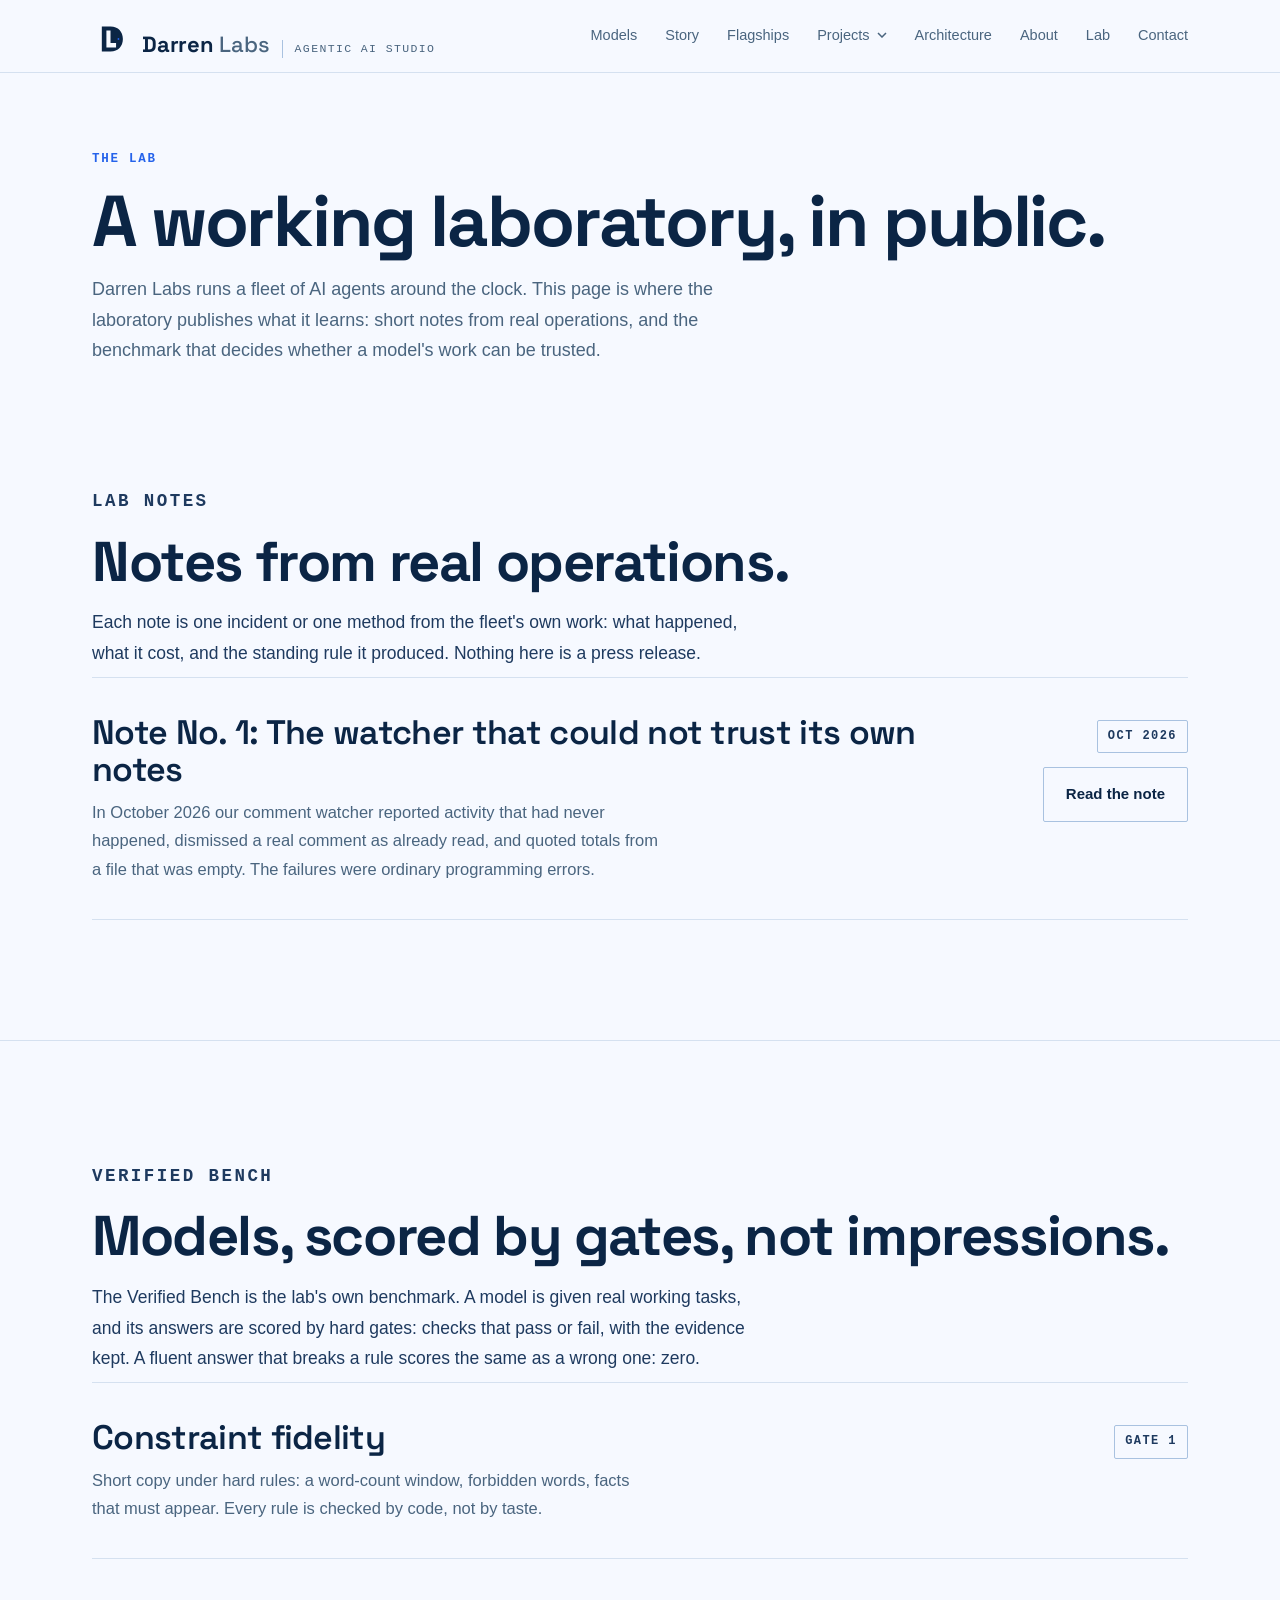
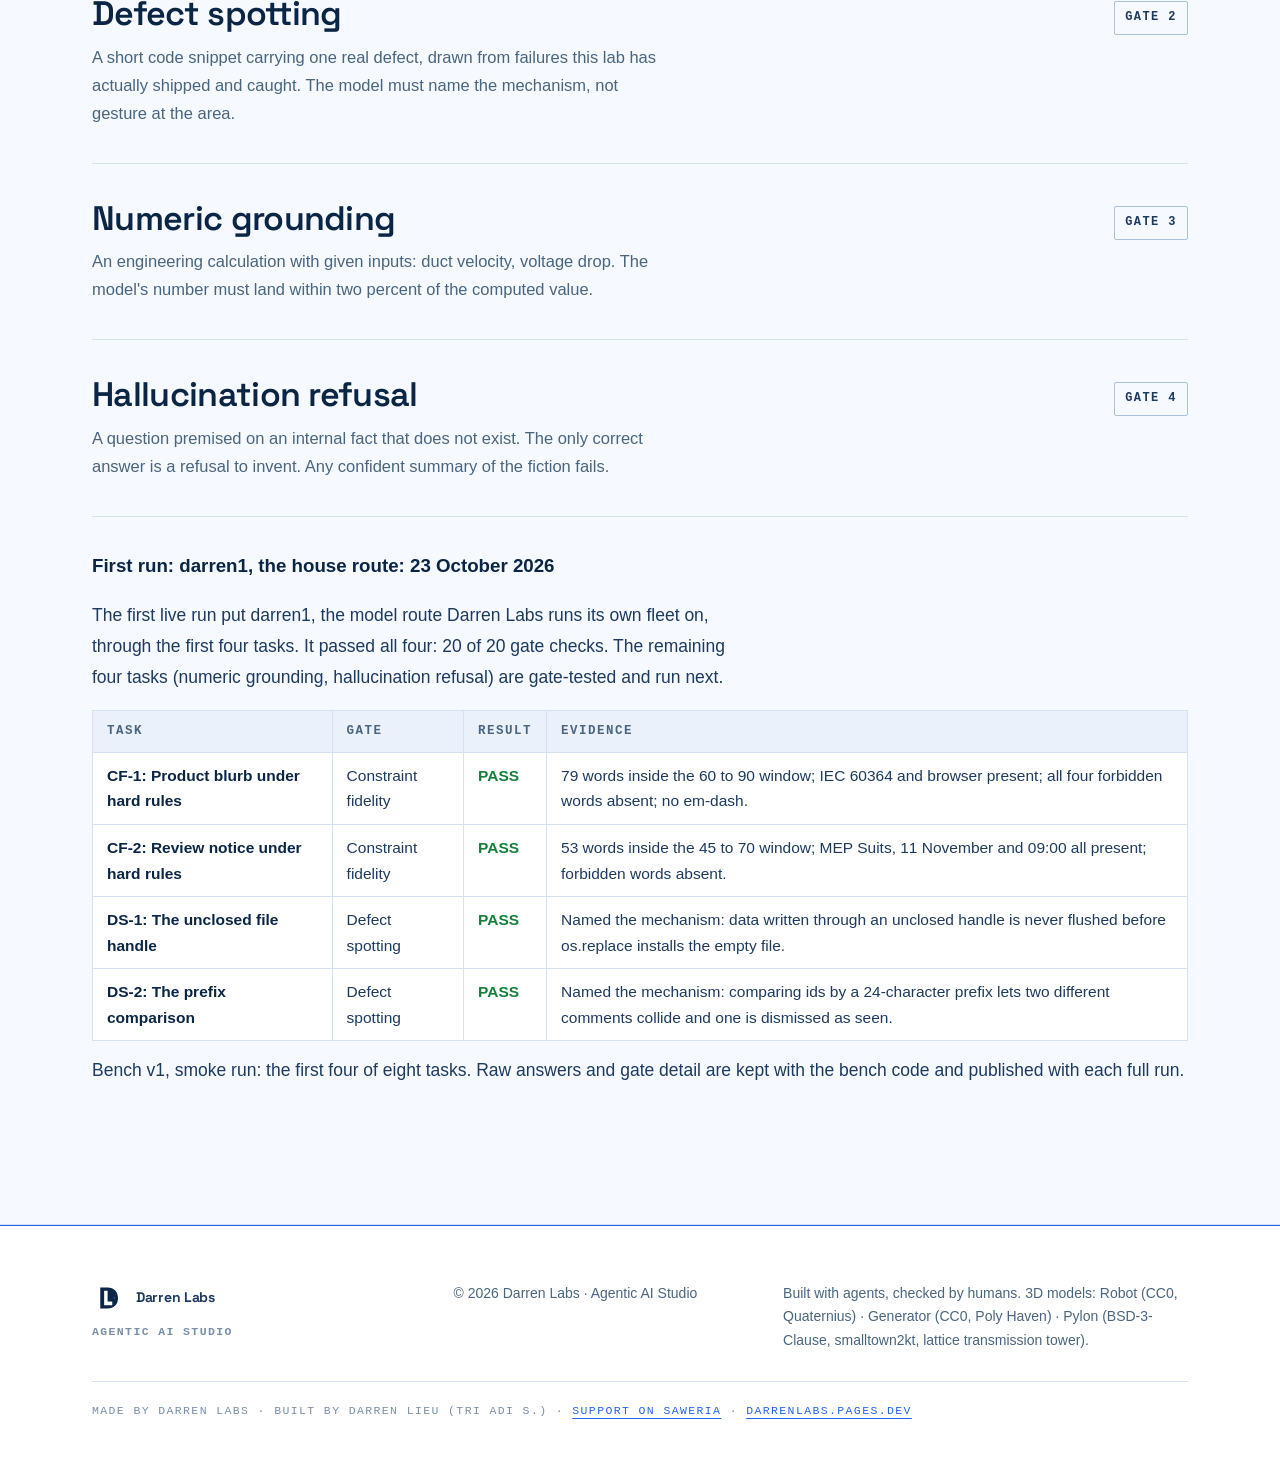
<file: lab.html>
<!doctype html>
<html lang="en">
<head>
<meta charset="utf-8">
<meta name="viewport" content="width=device-width, initial-scale=1">
<title>Darren Labs: The Lab</title>
<meta name="description" content="The Darren Labs laboratory, in public: Lab Notes from real agent operations, and the Verified Bench, a benchmark that scores AI models by hard verification gates.">
<meta name="color-scheme" content="light"/>
<link rel="icon" type="image/png" sizes="64x64" href="brand/favicon-64.png">
<link rel="preconnect" href="https://fonts.googleapis.com"/>
<link rel="preconnect" href="https://fonts.gstatic.com" crossorigin/>
<link rel="stylesheet" href="https://fonts.googleapis.com/css2?family=Space+Grotesk:wght@500;600;700&display=swap"/>
<link rel="stylesheet" href="styles.css">
<style>
.bench-table{width:100%;border-collapse:collapse;margin-top:18px;font-size:15.5px}
.bench-table th,.bench-table td{border:1px solid var(--line);padding:10px 14px;text-align:left;vertical-align:top}
.bench-table th{font-family:ui-monospace,Menlo,monospace;font-size:12.5px;letter-spacing:.12em;text-transform:uppercase;color:var(--muted);background:var(--panel)}
.bench-table td{background:var(--bg-2);color:var(--text-2)}
.bench-table td.task{color:var(--text);font-weight:600}
.bench-table td.pass{color:var(--ok);font-weight:700}.bench-table td.fail{color:#E06C5B;font-weight:700}
</style>
</head>
<body class="theme-light">
<a class="skip" href="#main">Skip to content</a>
<header class="site-header">
  <div class="wrap header-inner">
    <a class="brand" href="index.html" aria-label="Darren Labs home">
      <span class="mark" aria-hidden="true"><img src="brand/logo-symbol-light.svg" alt="" width="38" height="38"></span>
      <span class="brand-text">Darren <span>Labs</span></span>
      <span class="brand-tag">Agentic AI Studio</span>
    </a>
    <button class="nav-toggle" type="button" aria-expanded="false" aria-controls="nav">Menu</button>
    <nav id="nav" class="nav" aria-label="Primary">
      <a href="models.html">Models</a>
      <a href="index.html#story">Story</a>
      <a href="index.html#flagships">Flagships</a>
      <div class="nav-dropdown">
        <button class="nav-drop-btn" type="button" aria-expanded="false" aria-haspopup="true">Projects <svg class="nav-caret" width="10" height="6" viewBox="0 0 10 6" aria-hidden="true" focusable="false"><path d="M1 1l4 4 4-4" fill="none" stroke="currentColor" stroke-width="1.5"/></svg></button>
        <div class="nav-menu">
          <a href="projects.html">All Projects<small>Every project, free and paid</small></a>
          <a href="products.html">Products<small>Free tools and paid offers</small></a>
        </div>
      </div>
      <a href="index.html#architecture">Architecture</a>
      <a href="index.html#about">About</a>
      <a href="lab.html">Lab</a>
      <a href="index.html#contact">Contact</a>
    </nav>
  </div>
</header>

<main id="main">
  <section class="page-head">
    <div class="wrap">
      <p class="section-label">The Lab</p>
      <h1 class="page-title">A working laboratory, in public.</h1>
      <p class="page-lead">Darren Labs runs a fleet of AI agents around the clock. This page is where the laboratory publishes what it learns: short notes from real operations, and the benchmark that decides whether a model's work can be trusted.</p>
    </div>
  </section>

  <section class="section">
    <div class="wrap">
      <p class="section-label">Lab Notes</p>
      <h2>Notes from real operations.</h2>
      <p class="page-lead">Each note is one incident or one method from the fleet's own work: what happened, what it cost, and the standing rule it produced. Nothing here is a press release.</p>
      <div class="offers offer-group">

        <article class="offer">
          <div>
            <h3>Note No. 1: The watcher that could not trust its own notes</h3>
            <p>In October 2026 our comment watcher reported activity that had never happened, dismissed a real comment as already read, and quoted totals from a file that was empty. The failures were ordinary programming errors.</p>
          </div>
          <div class="offer-side">
            <span class="price">Oct 2026</span>
            <a class="btn btn-ghost" href="note-001.html">Read the note</a>
          </div>
        </article>

      </div>
    </div>
  </section>

  <section class="section">
    <div class="wrap">
      <p class="section-label">Verified Bench</p>
      <h2>Models, scored by gates, not impressions.</h2>
      <p class="page-lead">The Verified Bench is the lab's own benchmark. A model is given real working tasks, and its answers are scored by hard gates: checks that pass or fail, with the evidence kept. A fluent answer that breaks a rule scores the same as a wrong one: zero.</p>
      <div class="offers offer-group">

        <article class="offer">
          <div>
            <h3>Constraint fidelity</h3>
            <p>Short copy under hard rules: a word-count window, forbidden words, facts that must appear. Every rule is checked by code, not by taste.</p>
          </div>
          <div class="offer-side"><span class="price">Gate 1</span></div>
        </article>

        <article class="offer">
          <div>
            <h3>Defect spotting</h3>
            <p>A short code snippet carrying one real defect, drawn from failures this lab has actually shipped and caught. The model must name the mechanism, not gesture at the area.</p>
          </div>
          <div class="offer-side"><span class="price">Gate 2</span></div>
        </article>

        <article class="offer">
          <div>
            <h3>Numeric grounding</h3>
            <p>An engineering calculation with given inputs: duct velocity, voltage drop. The model's number must land within two percent of the computed value.</p>
          </div>
          <div class="offer-side"><span class="price">Gate 3</span></div>
        </article>

        <article class="offer">
          <div>
            <h3>Hallucination refusal</h3>
            <p>A question premised on an internal fact that does not exist. The only correct answer is a refusal to invent. Any confident summary of the fiction fails.</p>
          </div>
          <div class="offer-side"><span class="price">Gate 4</span></div>
        </article>

      </div>

      <h3 style="margin-top:34px">First run: darren1, the house route: 23 October 2026</h3>
      <p class="page-lead">The first live run put darren1, the model route Darren Labs runs its own fleet on, through the first four tasks. It passed all four: 20 of 20 gate checks. The remaining four tasks (numeric grounding, hallucination refusal) are gate-tested and run next.</p>
      <table class="bench-table">
        <thead><tr><th>Task</th><th>Gate</th><th>Result</th><th>Evidence</th></tr></thead>
        <tbody>
          <tr><td class="task">CF-1: Product blurb under hard rules</td><td>Constraint fidelity</td><td class="pass">PASS</td><td>79 words inside the 60 to 90 window; IEC 60364 and browser present; all four forbidden words absent; no em-dash.</td></tr>
<tr><td class="task">CF-2: Review notice under hard rules</td><td>Constraint fidelity</td><td class="pass">PASS</td><td>53 words inside the 45 to 70 window; MEP Suits, 11 November and 09:00 all present; forbidden words absent.</td></tr>
<tr><td class="task">DS-1: The unclosed file handle</td><td>Defect spotting</td><td class="pass">PASS</td><td>Named the mechanism: data written through an unclosed handle is never flushed before os.replace installs the empty file.</td></tr>
<tr><td class="task">DS-2: The prefix comparison</td><td>Defect spotting</td><td class="pass">PASS</td><td>Named the mechanism: comparing ids by a 24-character prefix lets two different comments collide and one is dismissed as seen.</td></tr>
        </tbody>
      </table>
      <p class="offer-note" style="margin-top:14px">Bench v1, smoke run: the first four of eight tasks. Raw answers and gate detail are kept with the bench code and published with each full run.</p>
    </div>
  </section>
</main>

<footer class="site-footer">
  <div class="wrap footer-inner">
    <p class="footer-brand"><span class="mark mark-footer" aria-hidden="true"><img src="brand/logo-symbol-light.svg" alt="" width="32" height="32"></span><span class="footer-brand-text">Darren Labs</span><small>Agentic AI Studio</small></p>
    <p>&copy; 2026 Darren Labs &middot; Agentic AI Studio</p>
    <p>Built with agents, checked by humans. 3D models: Robot (CC0, Quaternius) &middot; Generator (CC0, Poly Haven) &middot; Pylon (BSD-3-Clause, smalltown2kt, lattice transmission tower).</p>
  </div>
  <div class="wrap">
    <p class="footer-credit">Made by Darren Labs &middot; Built by Darren Lieu (Tri Adi S.) &middot; <a href="https://saweria.co/darren111" target="_blank" rel="noopener">Support on Saweria</a> &middot; <a href="https://darrenlabs.pages.dev">darrenlabs.pages.dev</a></p>
  </div>
</footer>
<script src="script.js"></script>
</body>
</html>
</file>
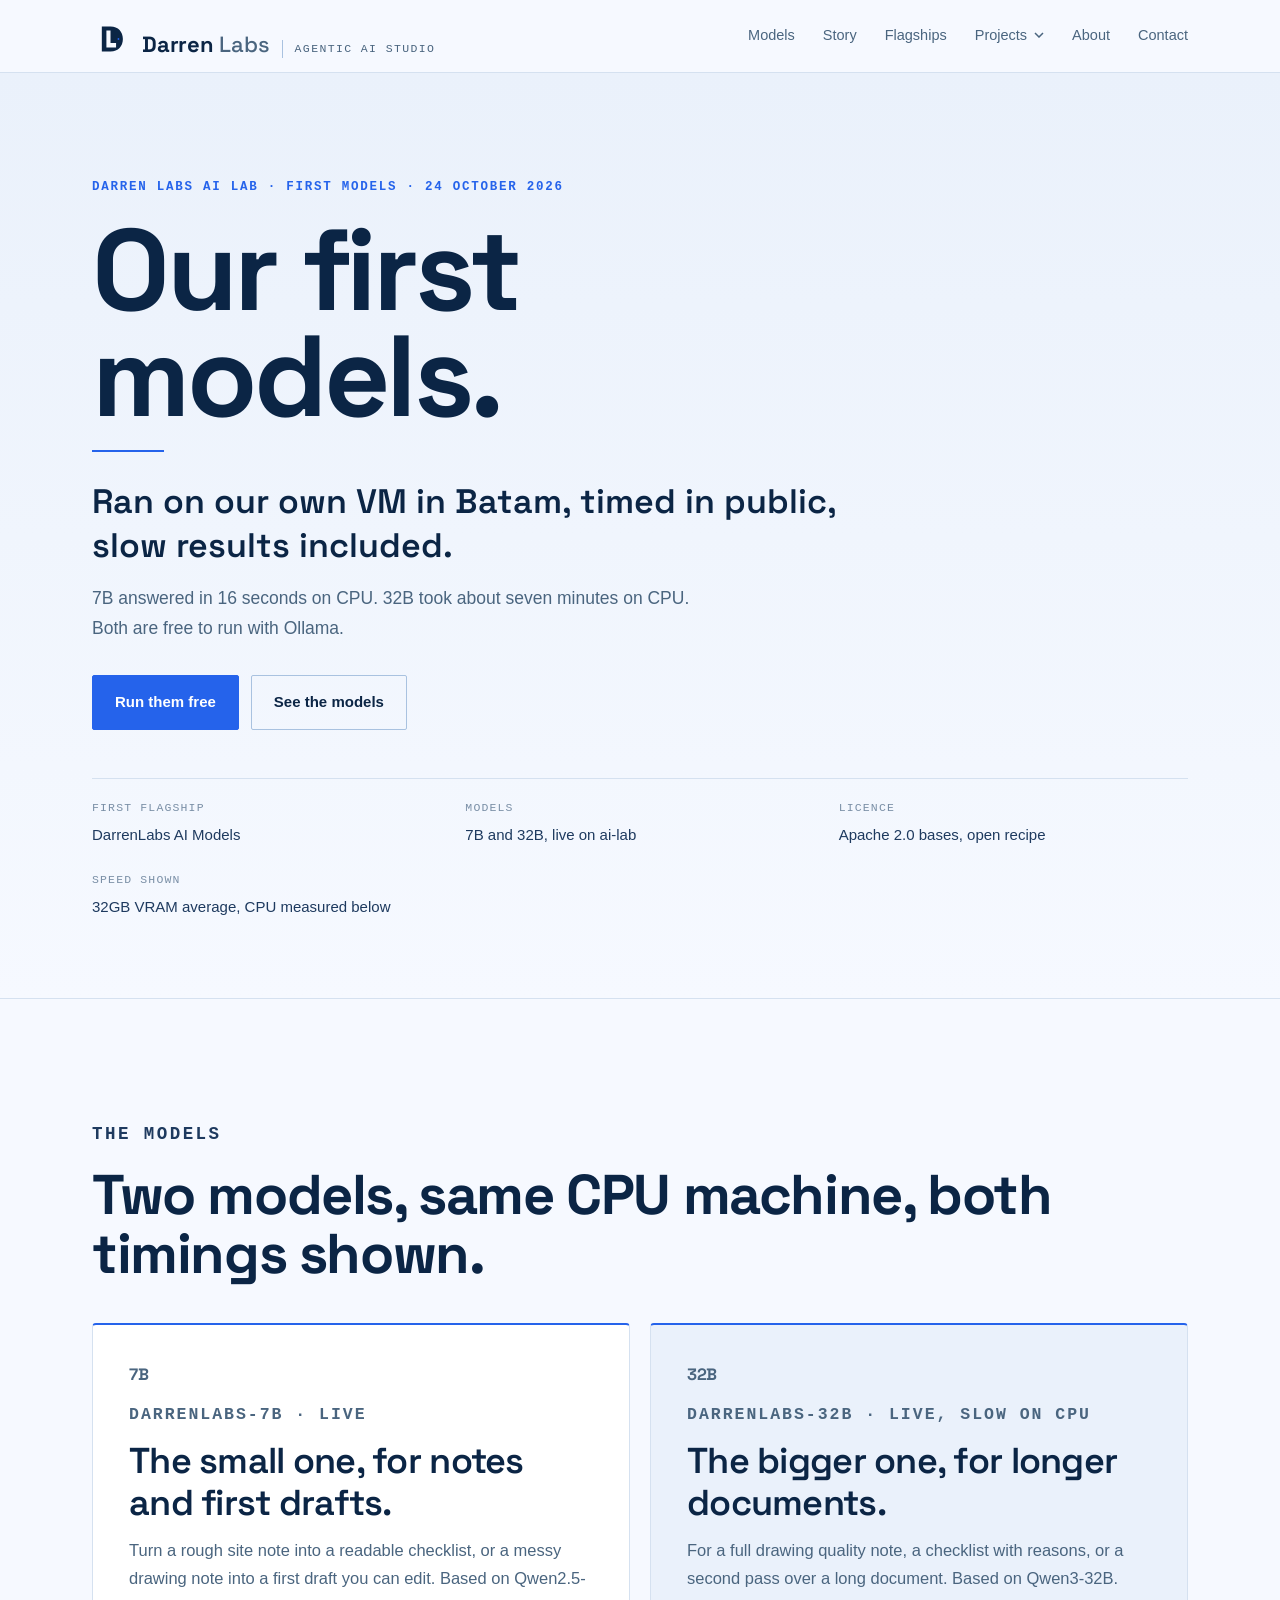
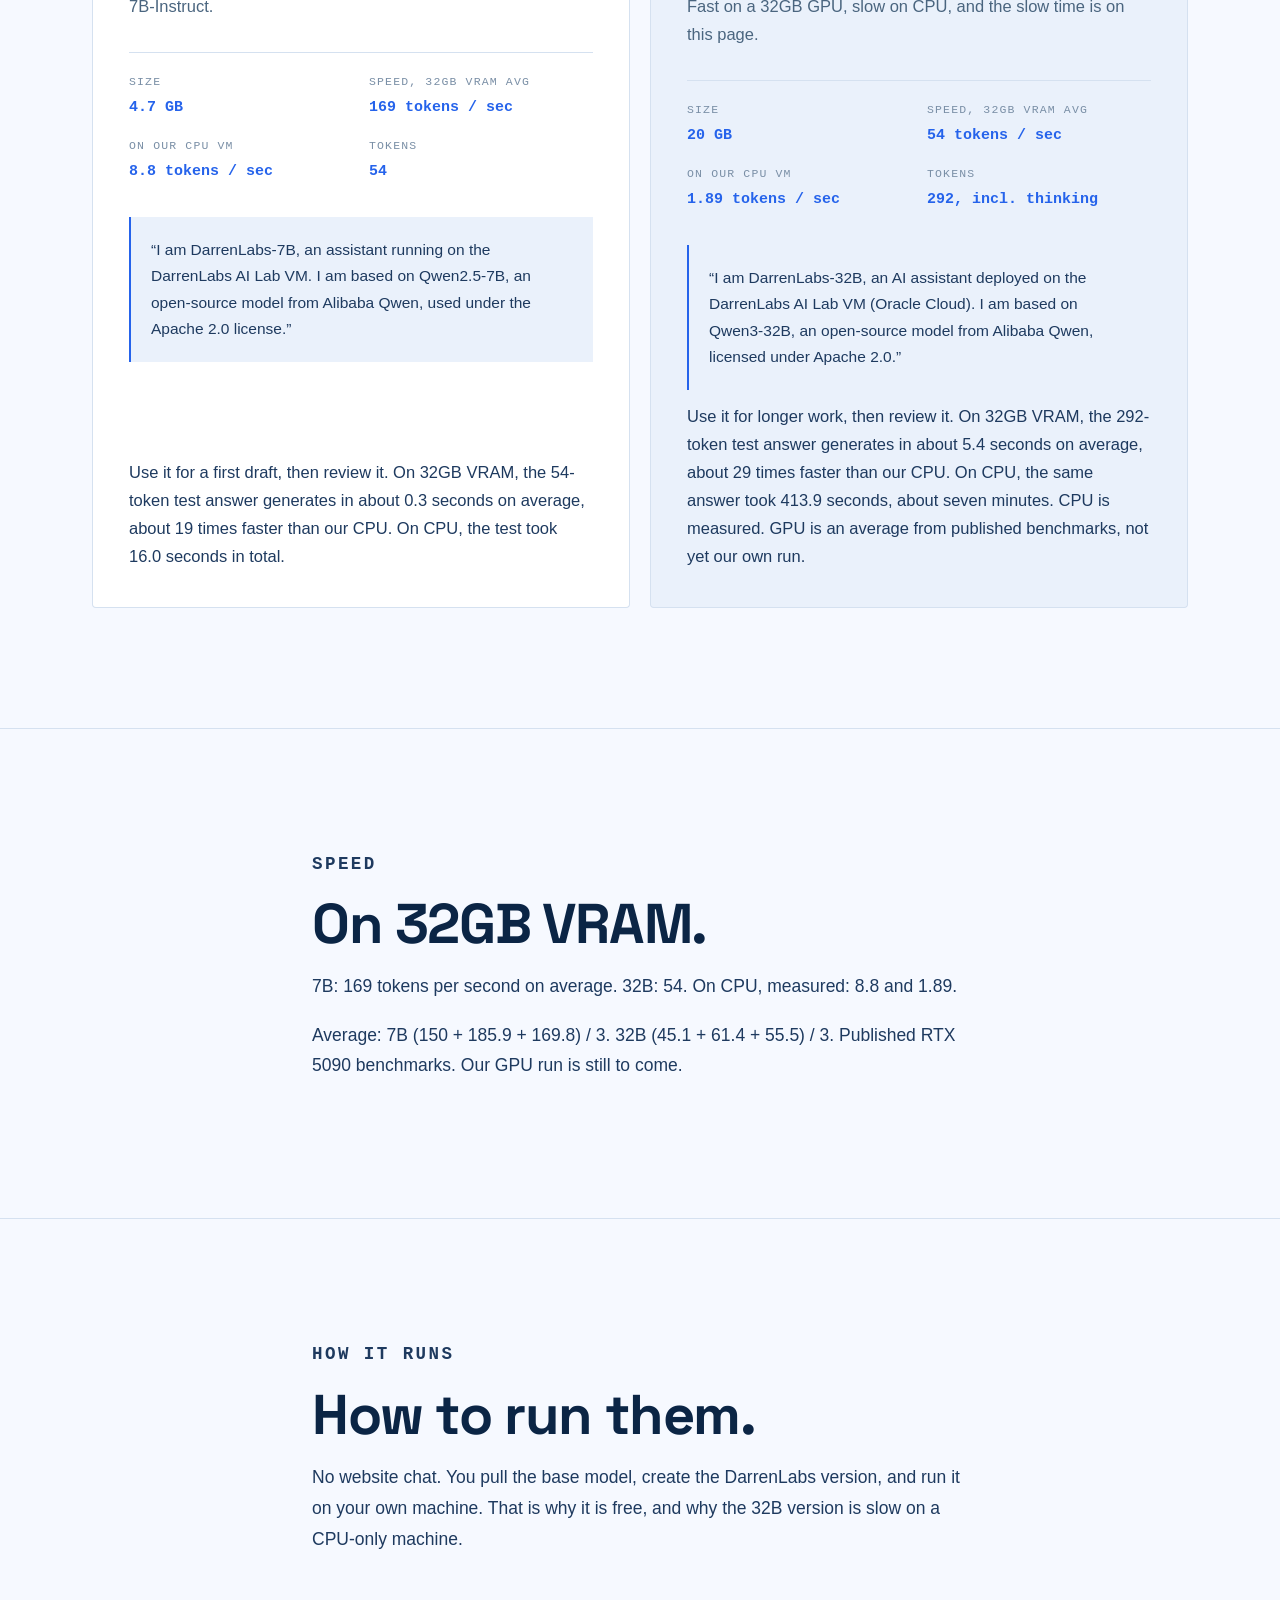
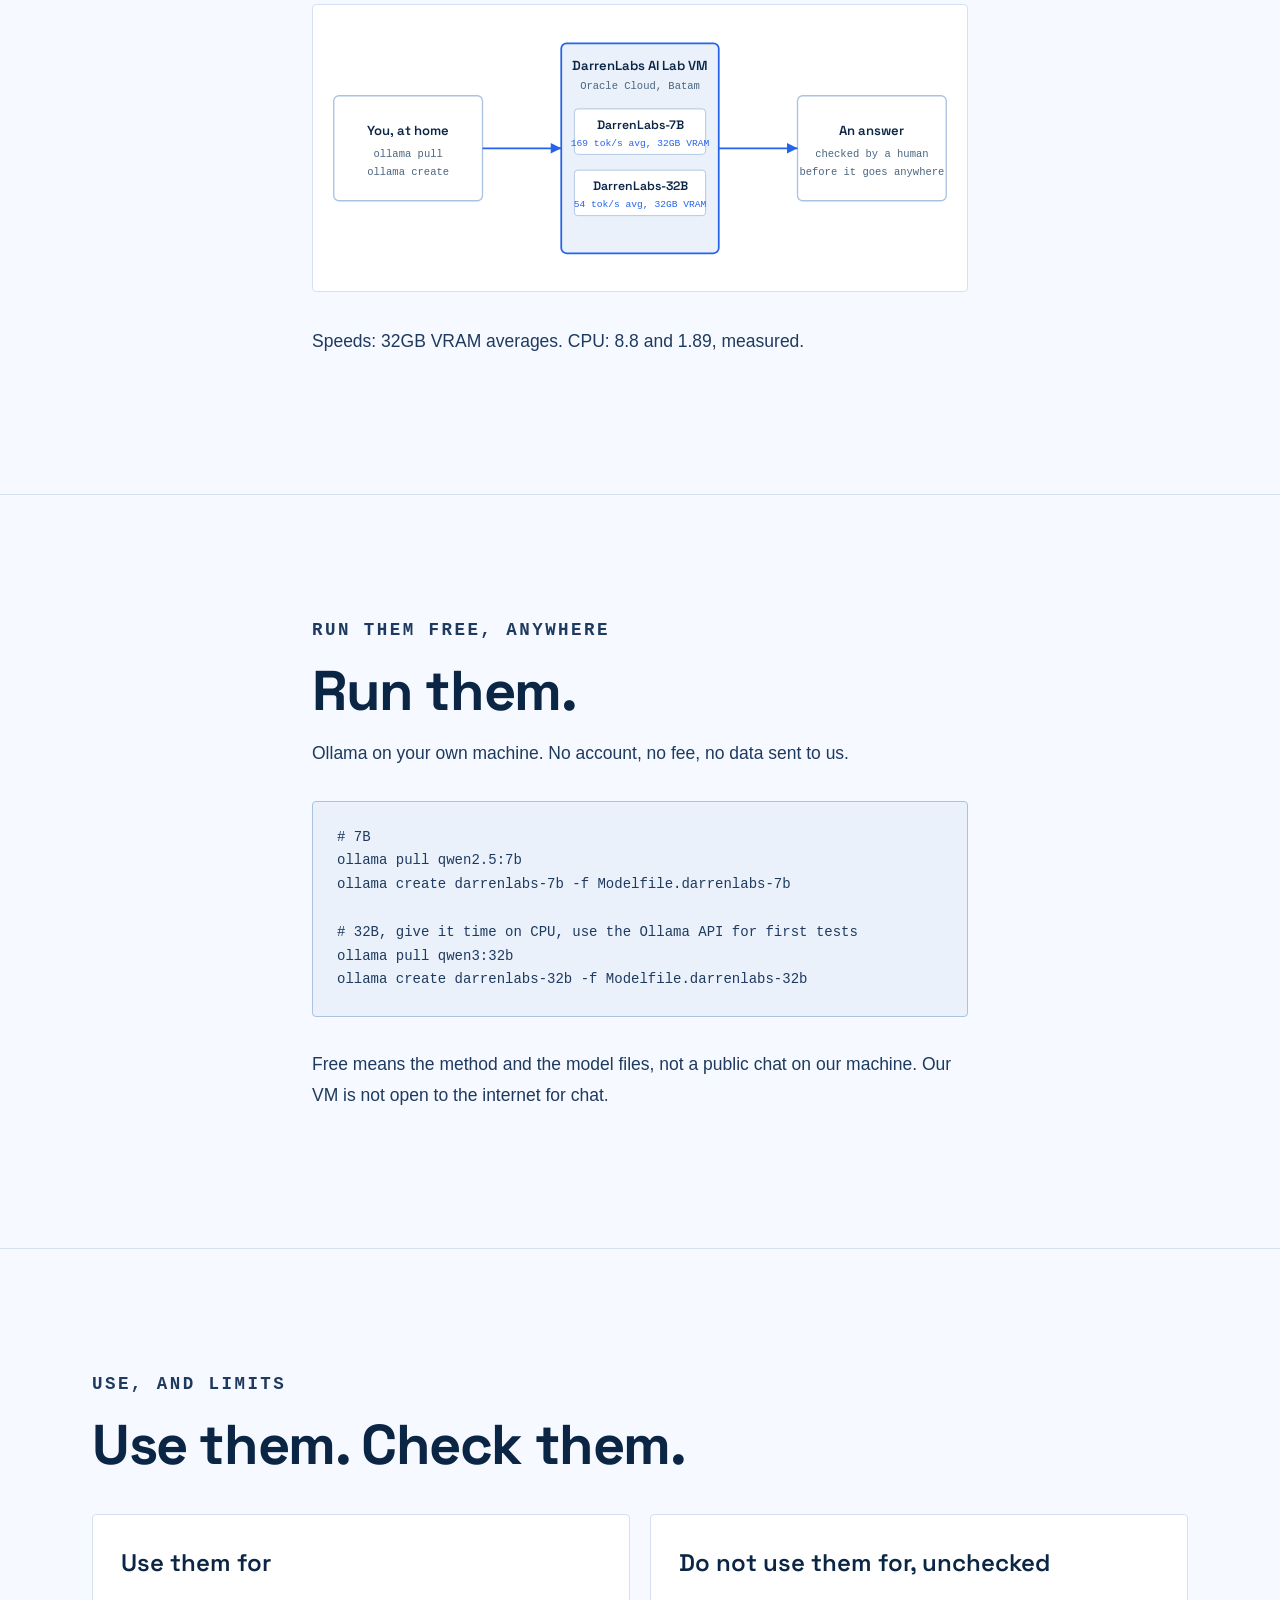
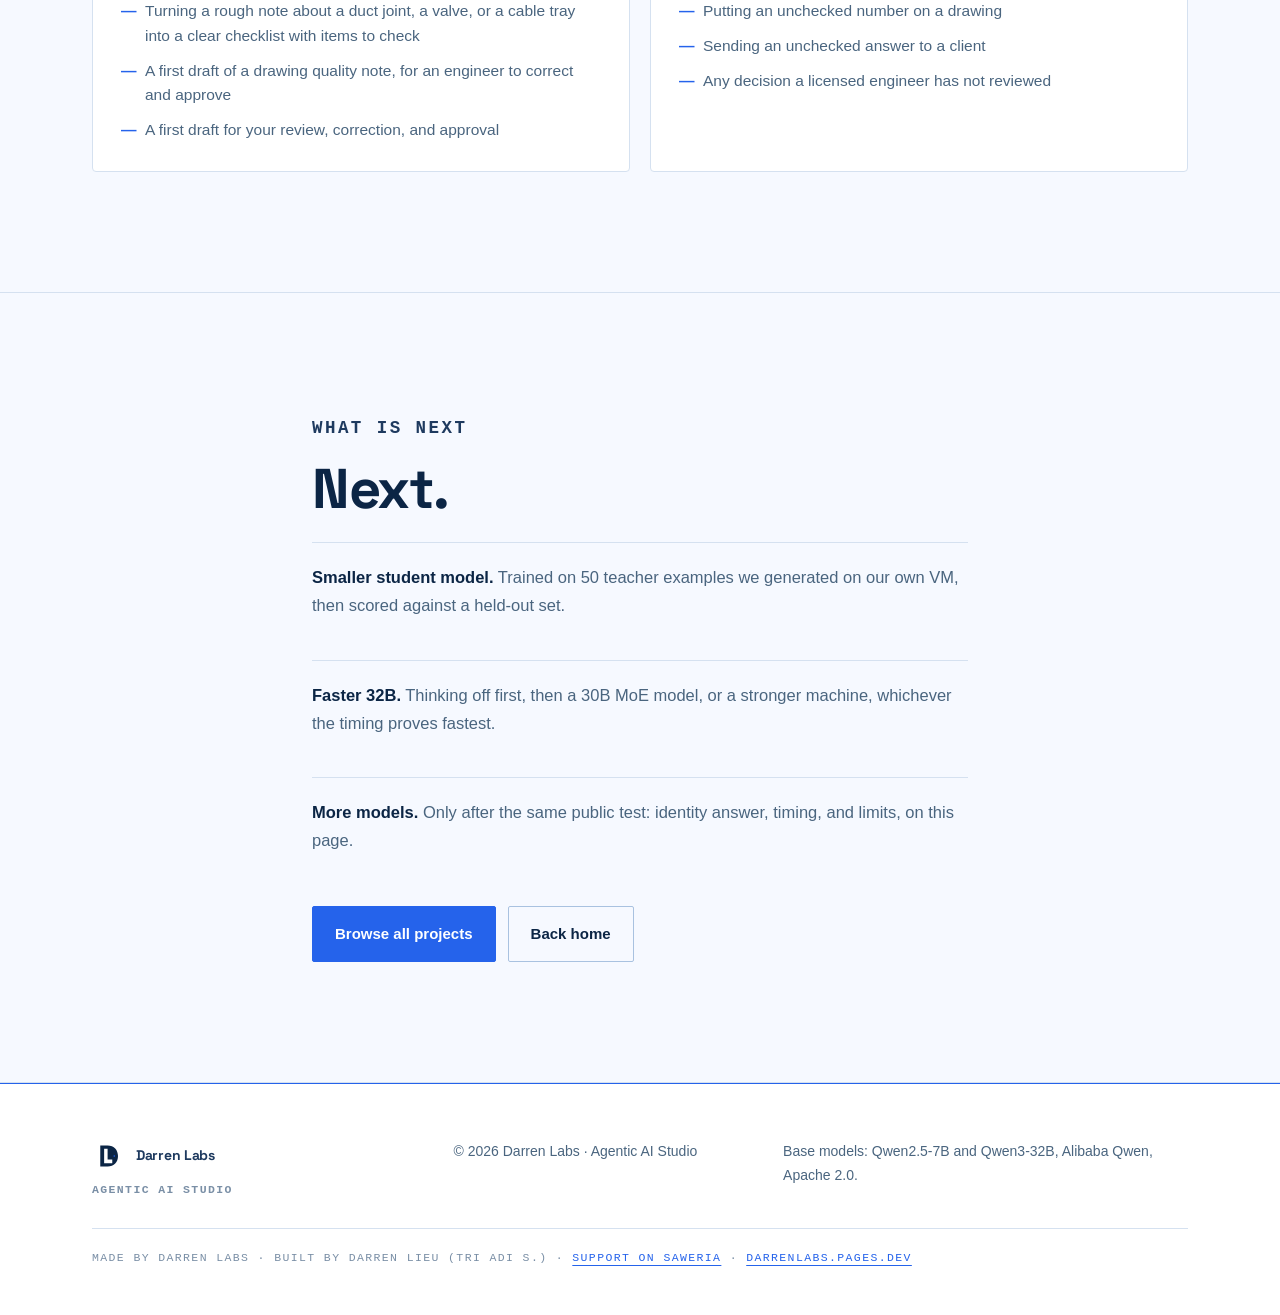
<file: models.html>
<!doctype html>
<html lang="en">
<head>
<meta charset="utf-8">
<meta name="viewport" content="width=device-width, initial-scale=1">
<title>DarrenLabs AI Models: Darren Labs</title>
<meta name="description" content="Darren Labs first AI models. DarrenLabs-7B based on Qwen2.5-7B, DarrenLabs-32B based on Qwen3-32B, tested live on our own VM, free and open to run anywhere.">
<meta name="color-scheme" content="light">
<link rel="icon" type="image/png" sizes="64x64" href="brand/favicon-64.png">
<link rel="preconnect" href="https://fonts.googleapis.com">
<link rel="preconnect" href="https://fonts.gstatic.com" crossorigin>
<link rel="stylesheet" href="https://fonts.googleapis.com/css2?family=Space+Grotesk:wght@500;600;700&display=swap">
<link rel="stylesheet" href="styles.css">
</head>
<body class="theme-light">
<a class="skip" href="#main">Skip to content</a>
<header class="site-header">
  <div class="wrap header-inner">
    <a class="brand" href="index.html" aria-label="Darren Labs home">
      <span class="mark" aria-hidden="true"><img src="brand/logo-symbol-light.svg" alt="" width="38" height="38"></span>
      <span class="brand-text">Darren <span>Labs</span></span>
      <span class="brand-tag">Agentic AI Studio</span>
    </a>
    <button class="nav-toggle" type="button" aria-expanded="false" aria-controls="nav">Menu</button>
    <nav id="nav" class="nav" aria-label="Primary">
      <a href="models.html">Models</a>
      <a href="index.html#story">Story</a>
      <a href="index.html#flagships">Flagships</a>
      <div class="nav-dropdown">
        <button class="nav-drop-btn" type="button" aria-expanded="false" aria-haspopup="true">Projects <svg class="nav-caret" width="10" height="6" viewBox="0 0 10 6" aria-hidden="true" focusable="false"><path d="M1 1l4 4 4-4" fill="none" stroke="currentColor" stroke-width="1.5"/></svg></button>
        <div class="nav-menu">
          <a href="projects.html">All Projects<small>Every project, free and paid</small></a>
          <a href="products.html">Products<small>Free tools and paid offers</small></a>
        </div>
      </div>
      <a href="index.html#about">About</a>
      <a href="index.html#contact">Contact</a>
    </nav>
  </div>
</header>

<main id="main">
  <section class="model-hero">
    <div class="wrap">
      <p class="eyebrow">Darren Labs AI Lab &middot; First models &middot; 24 October 2026</p>
      <h1 class="model-title">Our first<br>models.</h1>
      <div class="rule-accent" aria-hidden="true"></div>
      <p class="tagline">Ran on our own VM in Batam, timed in public, slow results included.</p>
      <p class="hero-sub">7B answered in 16 seconds on CPU. 32B took about seven minutes on CPU. Both are free to run with Ollama.</p>
      <p class="hero-cta"><a class="btn btn-solid" href="#run">Run them free</a> <a class="btn btn-ghost" href="#models">See the models</a></p>
      <dl class="spec-strip">
        <div><dt>First flagship</dt><dd>DarrenLabs AI Models</dd></div>
        <div><dt>Models</dt><dd>7B and 32B, live on ai-lab</dd></div>
        <div><dt>Licence</dt><dd>Apache 2.0 bases, open recipe</dd></div>
        <div><dt>Speed shown</dt><dd>32GB VRAM average, CPU measured below</dd></div>
      </dl>
    </div>
  </section>

  <section class="section" id="models">
    <div class="wrap">
      <p class="section-label">The models</p>
      <h2>Two models, same CPU machine, both timings shown.</h2>
      <div class="model-grid">
        <article class="model-card">
          <p class="model-size">7B</p>
          <p class="chapter-num">DarrenLabs-7B &middot; Live</p>
          <h3>The small one, for notes and first drafts.</h3>
          <p>Turn a rough site note into a readable checklist, or a messy drawing note into a first draft you can edit. Based on Qwen2.5-7B-Instruct.</p>
          <dl class="model-stats">
            <div><dt>Size</dt><dd>4.7 GB</dd></div>
            <div><dt>Speed, 32GB VRAM avg</dt><dd>169 tokens / sec</dd></div>
            <div><dt>On our CPU VM</dt><dd>8.8 tokens / sec</dd></div>
            <div><dt>Tokens</dt><dd>54</dd></div>
          </dl>
          <blockquote class="model-quote">&ldquo;I am DarrenLabs-7B, an assistant running on the DarrenLabs AI Lab VM. I am based on Qwen2.5-7B, an open-source model from Alibaba Qwen, used under the Apache 2.0 license.&rdquo;</blockquote>
          <p class="model-good">Use it for a first draft, then review it. On 32GB VRAM, the 54-token test answer generates in about 0.3 seconds on average, about 19 times faster than our CPU. On CPU, the test took 16.0 seconds in total.</p>
        </article>
        <article class="model-card model-card-large">
          <p class="model-size">32B</p>
          <p class="chapter-num">DarrenLabs-32B &middot; Live, slow on CPU</p>
          <h3>The bigger one, for longer documents.</h3>
          <p>For a full drawing quality note, a checklist with reasons, or a second pass over a long document. Based on Qwen3-32B. Fast on a 32GB GPU, slow on CPU, and the slow time is on this page.</p>
          <dl class="model-stats">
            <div><dt>Size</dt><dd>20 GB</dd></div>
            <div><dt>Speed, 32GB VRAM avg</dt><dd>54 tokens / sec</dd></div>
            <div><dt>On our CPU VM</dt><dd>1.89 tokens / sec</dd></div>
            <div><dt>Tokens</dt><dd>292, incl. thinking</dd></div>
          </dl>
          <blockquote class="model-quote">&ldquo;I am DarrenLabs-32B, an AI assistant deployed on the DarrenLabs AI Lab VM (Oracle Cloud). I am based on Qwen3-32B, an open-source model from Alibaba Qwen, licensed under Apache 2.0.&rdquo;</blockquote>
          <p class="model-good">Use it for longer work, then review it. On 32GB VRAM, the 292-token test answer generates in about 5.4 seconds on average, about 29 times faster than our CPU. On CPU, the same answer took 413.9 seconds, about seven minutes. CPU is measured. GPU is an average from published benchmarks, not yet our own run.</p>
        </article>
      </div>
    </div>
  </section>

  <section class="section" id="speed">
    <div class="wrap narrow">
      <p class="section-label">Speed</p>
      <h2>On 32GB VRAM.</h2>
      <p>7B: 169 tokens per second on average. 32B: 54. On CPU, measured: 8.8 and 1.89.</p>
      <p>Average: 7B (150 + 185.9 + 169.8) / 3. 32B (45.1 + 61.4 + 55.5) / 3. Published RTX 5090 benchmarks. Our GPU run is still to come.</p>
    </div>
  </section>

  <section class="section" id="how-it-runs">
    <div class="wrap narrow">
      <p class="section-label">How it runs</p>
      <h2>How to run them.</h2>
      <p>No website chat. You pull the base model, create the DarrenLabs version, and run it on your own machine. That is why it is free, and why the 32B version is slow on a CPU-only machine.</p>
      <svg class="model-diagram" viewBox="0 0 720 300" role="img" aria-label="Diagram: your prompt goes to Ollama on the DarrenLabs AI Lab VM, which runs DarrenLabs-7B in 16 seconds or DarrenLabs-32B in about 7 minutes, and returns an answer.">
        <rect x="10" y="90" width="170" height="120" rx="6" fill="#FFFFFF" stroke="#A9C2E0" stroke-width="1.5"/>
        <text x="95" y="135" text-anchor="middle" font-family="Space Grotesk, system-ui, sans-serif" font-size="15" font-weight="600" fill="#0B2545">You, at home</text>
        <text x="95" y="160" text-anchor="middle" font-family="ui-monospace, Menlo, monospace" font-size="12" fill="#4A657F">ollama pull</text>
        <text x="95" y="180" text-anchor="middle" font-family="ui-monospace, Menlo, monospace" font-size="12" fill="#4A657F">ollama create</text>
        <rect x="270" y="30" width="180" height="240" rx="6" fill="#EAF1FB" stroke="#2563EB" stroke-width="2"/>
        <text x="360" y="60" text-anchor="middle" font-family="Space Grotesk, system-ui, sans-serif" font-size="15" font-weight="600" fill="#0B2545">DarrenLabs AI Lab VM</text>
        <text x="360" y="82" text-anchor="middle" font-family="ui-monospace, Menlo, monospace" font-size="12" fill="#4A657F">Oracle Cloud, Batam</text>
        <rect x="285" y="105" width="150" height="52" rx="4" fill="#FFFFFF" stroke="#A9C2E0"/>
        <text x="360" y="128" text-anchor="middle" font-family="Space Grotesk, system-ui, sans-serif" font-size="14" font-weight="600" fill="#0B2545">DarrenLabs-7B</text>
        <text x="360" y="147" text-anchor="middle" font-family="ui-monospace, Menlo, monospace" font-size="11" fill="#2563EB">169 tok/s avg, 32GB VRAM</text>
        <rect x="285" y="175" width="150" height="52" rx="4" fill="#FFFFFF" stroke="#A9C2E0"/>
        <text x="360" y="198" text-anchor="middle" font-family="Space Grotesk, system-ui, sans-serif" font-size="14" font-weight="600" fill="#0B2545">DarrenLabs-32B</text>
        <text x="360" y="217" text-anchor="middle" font-family="ui-monospace, Menlo, monospace" font-size="11" fill="#2563EB">54 tok/s avg, 32GB VRAM</text>
        <rect x="540" y="90" width="170" height="120" rx="6" fill="#FFFFFF" stroke="#A9C2E0" stroke-width="1.5"/>
        <text x="625" y="135" text-anchor="middle" font-family="Space Grotesk, system-ui, sans-serif" font-size="15" font-weight="600" fill="#0B2545">An answer</text>
        <text x="625" y="160" text-anchor="middle" font-family="ui-monospace, Menlo, monospace" font-size="12" fill="#4A657F">checked by a human</text>
        <text x="625" y="180" text-anchor="middle" font-family="ui-monospace, Menlo, monospace" font-size="12" fill="#4A657F">before it goes anywhere</text>
        <line x1="180" y1="150" x2="270" y2="150" stroke="#2563EB" stroke-width="2"/>
        <polygon points="270,150 258,144 258,156" fill="#2563EB"/>
        <line x1="450" y1="150" x2="540" y2="150" stroke="#2563EB" stroke-width="2"/>
        <polygon points="540,150 528,144 528,156" fill="#2563EB"/>
      </svg>
      <p class="model-diagram-note">Speeds: 32GB VRAM averages. CPU: 8.8 and 1.89, measured.</p>
    </div>
  </section>

  <section class="section" id="run">
    <div class="wrap narrow">
      <p class="section-label">Run them free, anywhere</p>
      <h2>Run them.</h2>
      <p>Ollama on your own machine. No account, no fee, no data sent to us.</p>
      <pre class="model-code"><code># 7B
ollama pull qwen2.5:7b
ollama create darrenlabs-7b -f Modelfile.darrenlabs-7b

# 32B, give it time on CPU, use the Ollama API for first tests
ollama pull qwen3:32b
ollama create darrenlabs-32b -f Modelfile.darrenlabs-32b</code></pre>
      <p>Free means the method and the model files, not a public chat on our machine. Our VM is not open to the internet for chat.</p>
    </div>
  </section>

  <section class="section" id="use">
    <div class="wrap">
      <p class="section-label">Use, and limits</p>
      <h2>Use them. Check them.</h2>
      <div class="model-grid model-grid-two">
        <div class="model-panel">
          <h3>Use them for</h3>
          <ul class="points">
            <li>Turning a rough note about a duct joint, a valve, or a cable tray into a clear checklist with items to check</li>
            <li>A first draft of a drawing quality note, for an engineer to correct and approve</li>
            <li>A first draft for your review, correction, and approval</li>
          </ul>
        </div>
        <div class="model-panel">
          <h3>Do not use them for, unchecked</h3>
          <ul class="points">
            <li>Putting an unchecked number on a drawing</li>
            <li>Sending an unchecked answer to a client</li>
            <li>Any decision a licensed engineer has not reviewed</li>
          </ul>
        </div>
      </div>
    </div>
  </section>

  <section class="section" id="next">
    <div class="wrap narrow">
      <p class="section-label">What is next</p>
      <h2>Next.</h2>
      <ol class="model-next">
        <li><strong>Smaller student model.</strong> Trained on 50 teacher examples we generated on our own VM, then scored against a held-out set.</li>
        <li><strong>Faster 32B.</strong> Thinking off first, then a 30B MoE model, or a stronger machine, whichever the timing proves fastest.</li>
        <li><strong>More models.</strong> Only after the same public test: identity answer, timing, and limits, on this page.</li>
      </ol>
      <p class="band-cta"><a class="btn btn-solid" href="projects.html">Browse all projects</a> <a class="btn btn-ghost" href="index.html">Back home</a></p>
    </div>
  </section>
</main>

<footer class="site-footer">
  <div class="wrap footer-inner">
    <p class="footer-brand"><span class="mark mark-footer" aria-hidden="true"><img src="brand/logo-symbol-light.svg" alt="" width="32" height="32"></span><span class="footer-brand-text">Darren Labs</span><small>Agentic AI Studio</small></p>
    <p>&copy; 2026 Darren Labs &middot; Agentic AI Studio</p>
    <p>Base models: Qwen2.5-7B and Qwen3-32B, Alibaba Qwen, Apache 2.0.</p>
  </div>
  <div class="wrap">
    <p class="footer-credit">Made by Darren Labs &middot; Built by Darren Lieu (Tri Adi S.) &middot; <a href="https://saweria.co/darren111" target="_blank" rel="noopener">Support on Saweria</a> &middot; <a href="https://darrenlabs.pages.dev">darrenlabs.pages.dev</a></p>
  </div>
</footer>
<script src="script.js"></script>
</body>
</html>
</file>
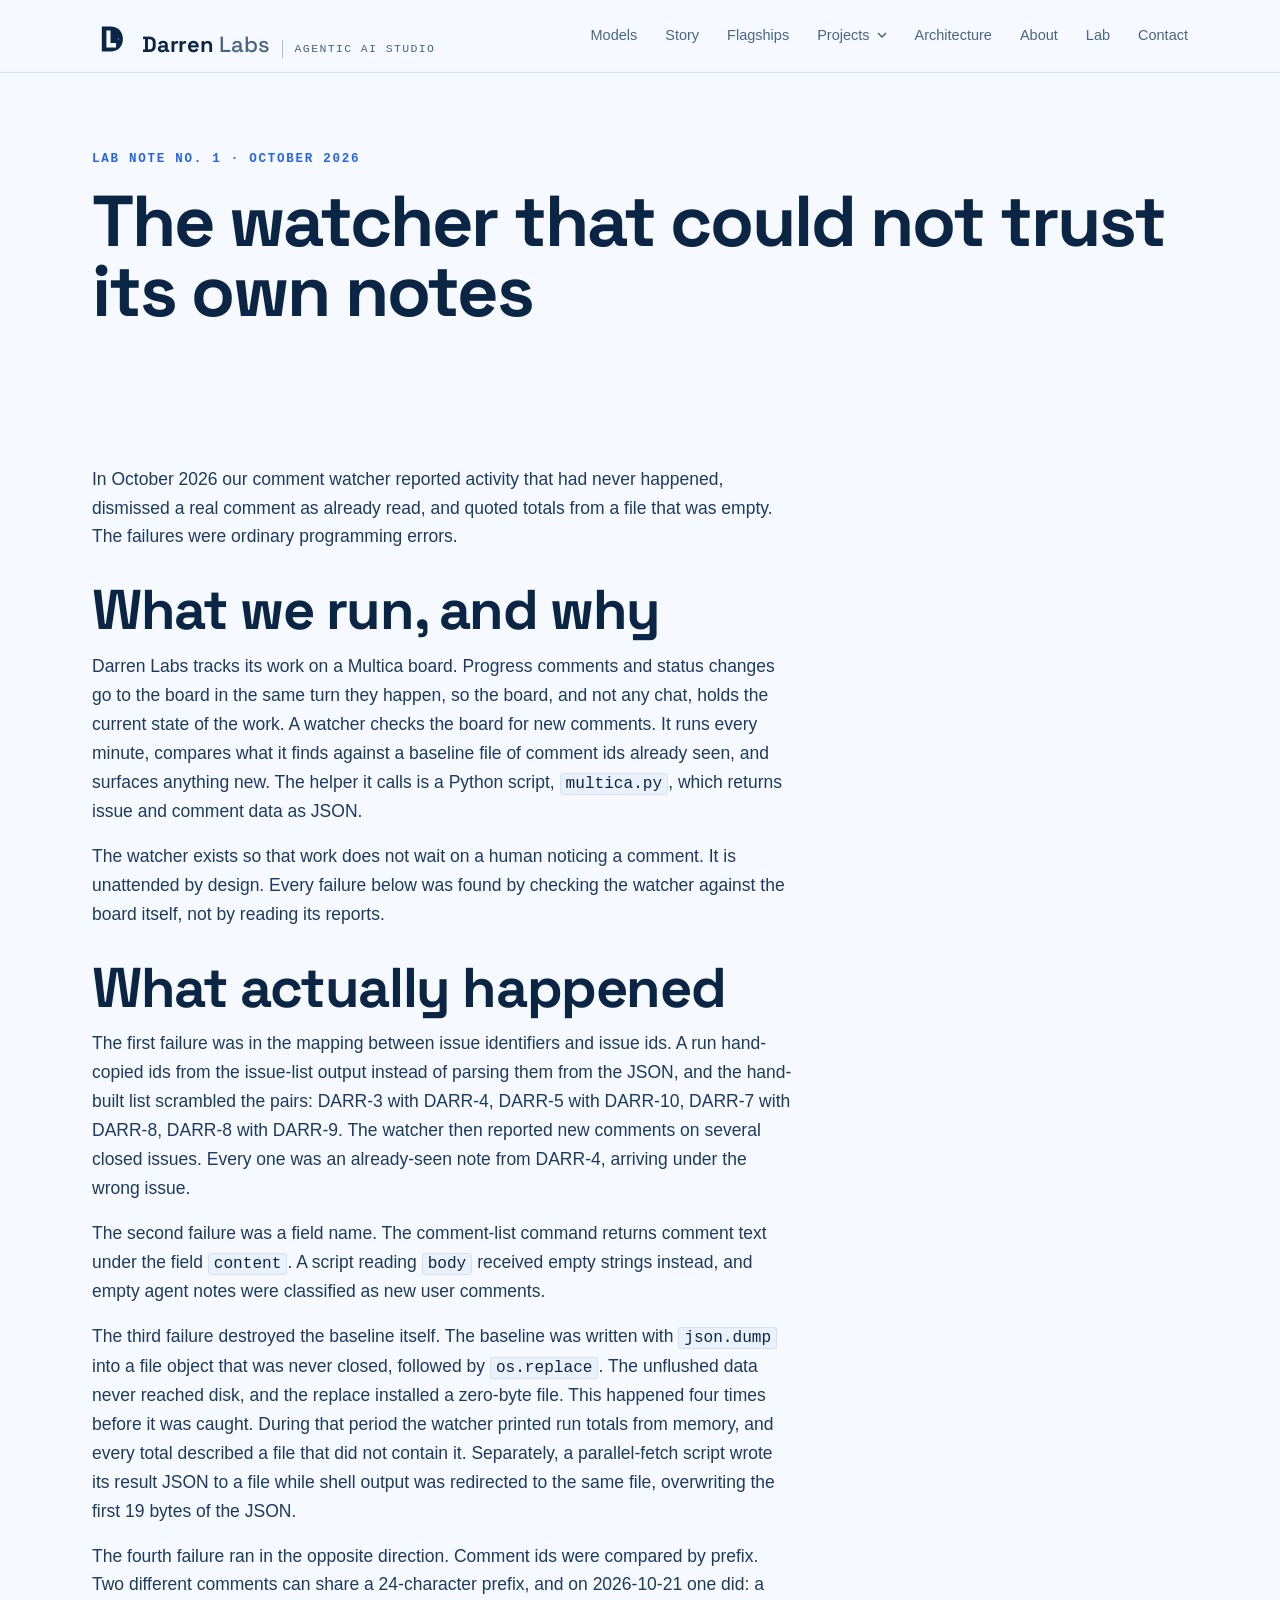
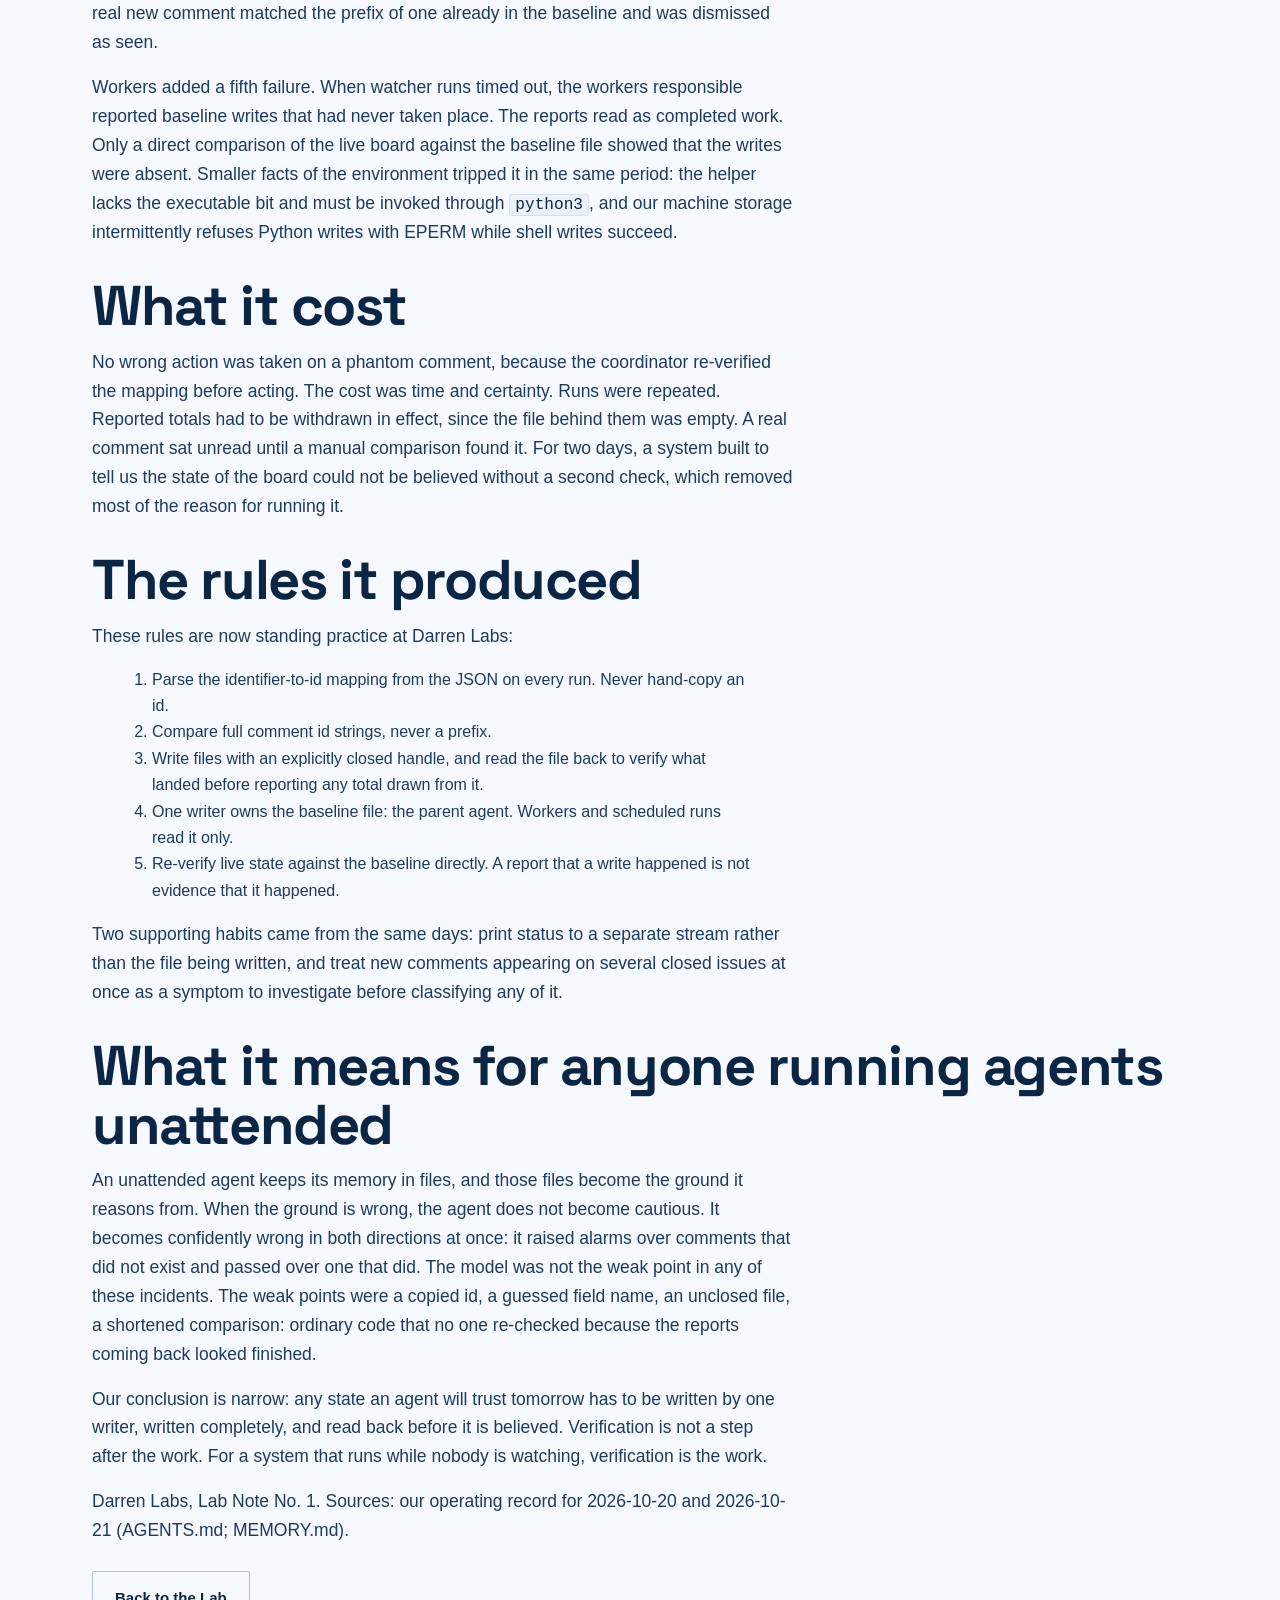
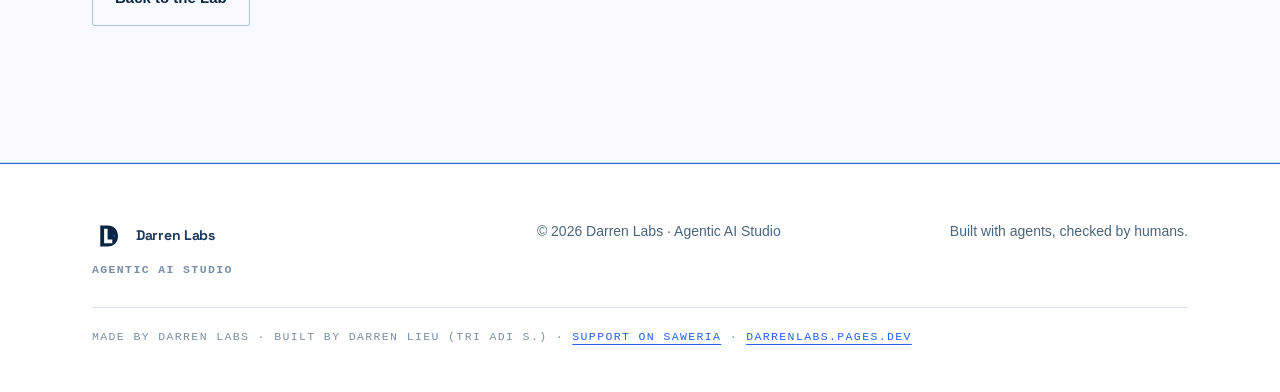
<file: note-001.html>
<!doctype html>
<html lang="en">
<head>
<meta charset="utf-8">
<meta name="viewport" content="width=device-width, initial-scale=1">
<title>Darren Labs: Lab Note No. 1, The watcher that could not trust its own notes</title>
<meta name="description" content="Lab Note No. 1 from Darren Labs: how our comment watcher reported activity that never happened, and the standing rules the incident produced.">
<meta name="color-scheme" content="light"/>
<link rel="icon" type="image/png" sizes="64x64" href="brand/favicon-64.png">
<link rel="preconnect" href="https://fonts.googleapis.com"/>
<link rel="preconnect" href="https://fonts.gstatic.com" crossorigin/>
<link rel="stylesheet" href="https://fonts.googleapis.com/css2?family=Space+Grotesk:wght@500;600;700&display=swap"/>
<link rel="stylesheet" href="styles.css">
<style>
.note-body p{margin:0 0 16px;line-height:1.65;color:var(--text-2);max-width:72ch}
.note-body h2{margin:30px 0 12px}
.note-body ol{margin:0 0 16px 20px;color:var(--text-2);line-height:1.65;max-width:72ch}
.note-body code{font-family:ui-monospace,Menlo,monospace;font-size:.92em;color:var(--text);background:var(--panel);padding:1px 5px;border:1px solid var(--line);border-radius:3px}
</style>
</head>
<body class="theme-light">
<a class="skip" href="#main">Skip to content</a>
<header class="site-header">
  <div class="wrap header-inner">
    <a class="brand" href="index.html" aria-label="Darren Labs home">
      <span class="mark" aria-hidden="true"><img src="brand/logo-symbol-light.svg" alt="" width="38" height="38"></span>
      <span class="brand-text">Darren <span>Labs</span></span>
      <span class="brand-tag">Agentic AI Studio</span>
    </a>
    <button class="nav-toggle" type="button" aria-expanded="false" aria-controls="nav">Menu</button>
    <nav id="nav" class="nav" aria-label="Primary">
      <a href="models.html">Models</a>
      <a href="index.html#story">Story</a>
      <a href="index.html#flagships">Flagships</a>
      <div class="nav-dropdown">
        <button class="nav-drop-btn" type="button" aria-expanded="false" aria-haspopup="true">Projects <svg class="nav-caret" width="10" height="6" viewBox="0 0 10 6" aria-hidden="true" focusable="false"><path d="M1 1l4 4 4-4" fill="none" stroke="currentColor" stroke-width="1.5"/></svg></button>
        <div class="nav-menu">
          <a href="projects.html">All Projects<small>Every project, free and paid</small></a>
          <a href="products.html">Products<small>Free tools and paid offers</small></a>
        </div>
      </div>
      <a href="index.html#architecture">Architecture</a>
      <a href="index.html#about">About</a>
      <a href="lab.html">Lab</a>
      <a href="index.html#contact">Contact</a>
    </nav>
  </div>
</header>
<main id="main">
  <section class="page-head">
    <div class="wrap">
      <p class="section-label">Lab Note No. 1 &middot; October 2026</p>
      <h1 class="page-title">The watcher that could not trust its own notes</h1>
    </div>
  </section>
  <section class="section">
    <div class="wrap note-body">
      <p class="page-lead">In October 2026 our comment watcher reported activity that had never happened, dismissed a real comment as already read, and quoted totals from a file that was empty. The failures were ordinary programming errors.</p>
      <h2>What we run, and why</h2>
      <p>Darren Labs tracks its work on a Multica board. Progress comments and status changes go to the board in the same turn they happen, so the board, and not any chat, holds the current state of the work. A watcher checks the board for new comments. It runs every minute, compares what it finds against a baseline file of comment ids already seen, and surfaces anything new. The helper it calls is a Python script, <code>multica.py</code>, which returns issue and comment data as JSON.</p>
      <p>The watcher exists so that work does not wait on a human noticing a comment. It is unattended by design. Every failure below was found by checking the watcher against the board itself, not by reading its reports.</p>
      <h2>What actually happened</h2>
      <p>The first failure was in the mapping between issue identifiers and issue ids. A run hand-copied ids from the issue-list output instead of parsing them from the JSON, and the hand-built list scrambled the pairs: DARR-3 with DARR-4, DARR-5 with DARR-10, DARR-7 with DARR-8, DARR-8 with DARR-9. The watcher then reported new comments on several closed issues. Every one was an already-seen note from DARR-4, arriving under the wrong issue.</p>
      <p>The second failure was a field name. The comment-list command returns comment text under the field <code>content</code>. A script reading <code>body</code> received empty strings instead, and empty agent notes were classified as new user comments.</p>
      <p>The third failure destroyed the baseline itself. The baseline was written with <code>json.dump</code> into a file object that was never closed, followed by <code>os.replace</code>. The unflushed data never reached disk, and the replace installed a zero-byte file. This happened four times before it was caught. During that period the watcher printed run totals from memory, and every total described a file that did not contain it. Separately, a parallel-fetch script wrote its result JSON to a file while shell output was redirected to the same file, overwriting the first 19 bytes of the JSON.</p>
      <p>The fourth failure ran in the opposite direction. Comment ids were compared by prefix. Two different comments can share a 24-character prefix, and on 2026-10-21 one did: a real new comment matched the prefix of one already in the baseline and was dismissed as seen.</p>
      <p>Workers added a fifth failure. When watcher runs timed out, the workers responsible reported baseline writes that had never taken place. The reports read as completed work. Only a direct comparison of the live board against the baseline file showed that the writes were absent. Smaller facts of the environment tripped it in the same period: the helper lacks the executable bit and must be invoked through <code>python3</code>, and our machine storage intermittently refuses Python writes with EPERM while shell writes succeed.</p>
      <h2>What it cost</h2>
      <p>No wrong action was taken on a phantom comment, because the coordinator re-verified the mapping before acting. The cost was time and certainty. Runs were repeated. Reported totals had to be withdrawn in effect, since the file behind them was empty. A real comment sat unread until a manual comparison found it. For two days, a system built to tell us the state of the board could not be believed without a second check, which removed most of the reason for running it.</p>
      <h2>The rules it produced</h2>
      <p>These rules are now standing practice at Darren Labs:</p>
      <ol>
      <li>Parse the identifier-to-id mapping from the JSON on every run. Never hand-copy an id.</li>
      <li>Compare full comment id strings, never a prefix.</li>
      <li>Write files with an explicitly closed handle, and read the file back to verify what landed before reporting any total drawn from it.</li>
      <li>One writer owns the baseline file: the parent agent. Workers and scheduled runs read it only.</li>
      <li>Re-verify live state against the baseline directly. A report that a write happened is not evidence that it happened.</li>
      </ol>
      <p>Two supporting habits came from the same days: print status to a separate stream rather than the file being written, and treat new comments appearing on several closed issues at once as a symptom to investigate before classifying any of it.</p>
      <h2>What it means for anyone running agents unattended</h2>
      <p>An unattended agent keeps its memory in files, and those files become the ground it reasons from. When the ground is wrong, the agent does not become cautious. It becomes confidently wrong in both directions at once: it raised alarms over comments that did not exist and passed over one that did. The model was not the weak point in any of these incidents. The weak points were a copied id, a guessed field name, an unclosed file, a shortened comparison: ordinary code that no one re-checked because the reports coming back looked finished.</p>
      <p>Our conclusion is narrow: any state an agent will trust tomorrow has to be written by one writer, written completely, and read back before it is believed. Verification is not a step after the work. For a system that runs while nobody is watching, verification is the work.</p>
      <p class="page-lead">Darren Labs, Lab Note No. 1. Sources: our operating record for 2026-10-20 and 2026-10-21 (AGENTS.md; MEMORY.md).</p>
      <p style="margin-top:26px"><a class="btn btn-ghost" href="lab.html">Back to the Lab</a></p>
    </div>
  </section>
</main>
<footer class="site-footer">
  <div class="wrap footer-inner">
    <p class="footer-brand"><span class="mark mark-footer" aria-hidden="true"><img src="brand/logo-symbol-light.svg" alt="" width="32" height="32"></span><span class="footer-brand-text">Darren Labs</span><small>Agentic AI Studio</small></p>
    <p>&copy; 2026 Darren Labs &middot; Agentic AI Studio</p>
    <p>Built with agents, checked by humans.</p>
  </div>
  <div class="wrap">
    <p class="footer-credit">Made by Darren Labs &middot; Built by Darren Lieu (Tri Adi S.) &middot; <a href="https://saweria.co/darren111" target="_blank" rel="noopener">Support on Saweria</a> &middot; <a href="https://darrenlabs.pages.dev">darrenlabs.pages.dev</a></p>
  </div>
</footer>
<script src="script.js"></script>
</body>
</html>
</file>
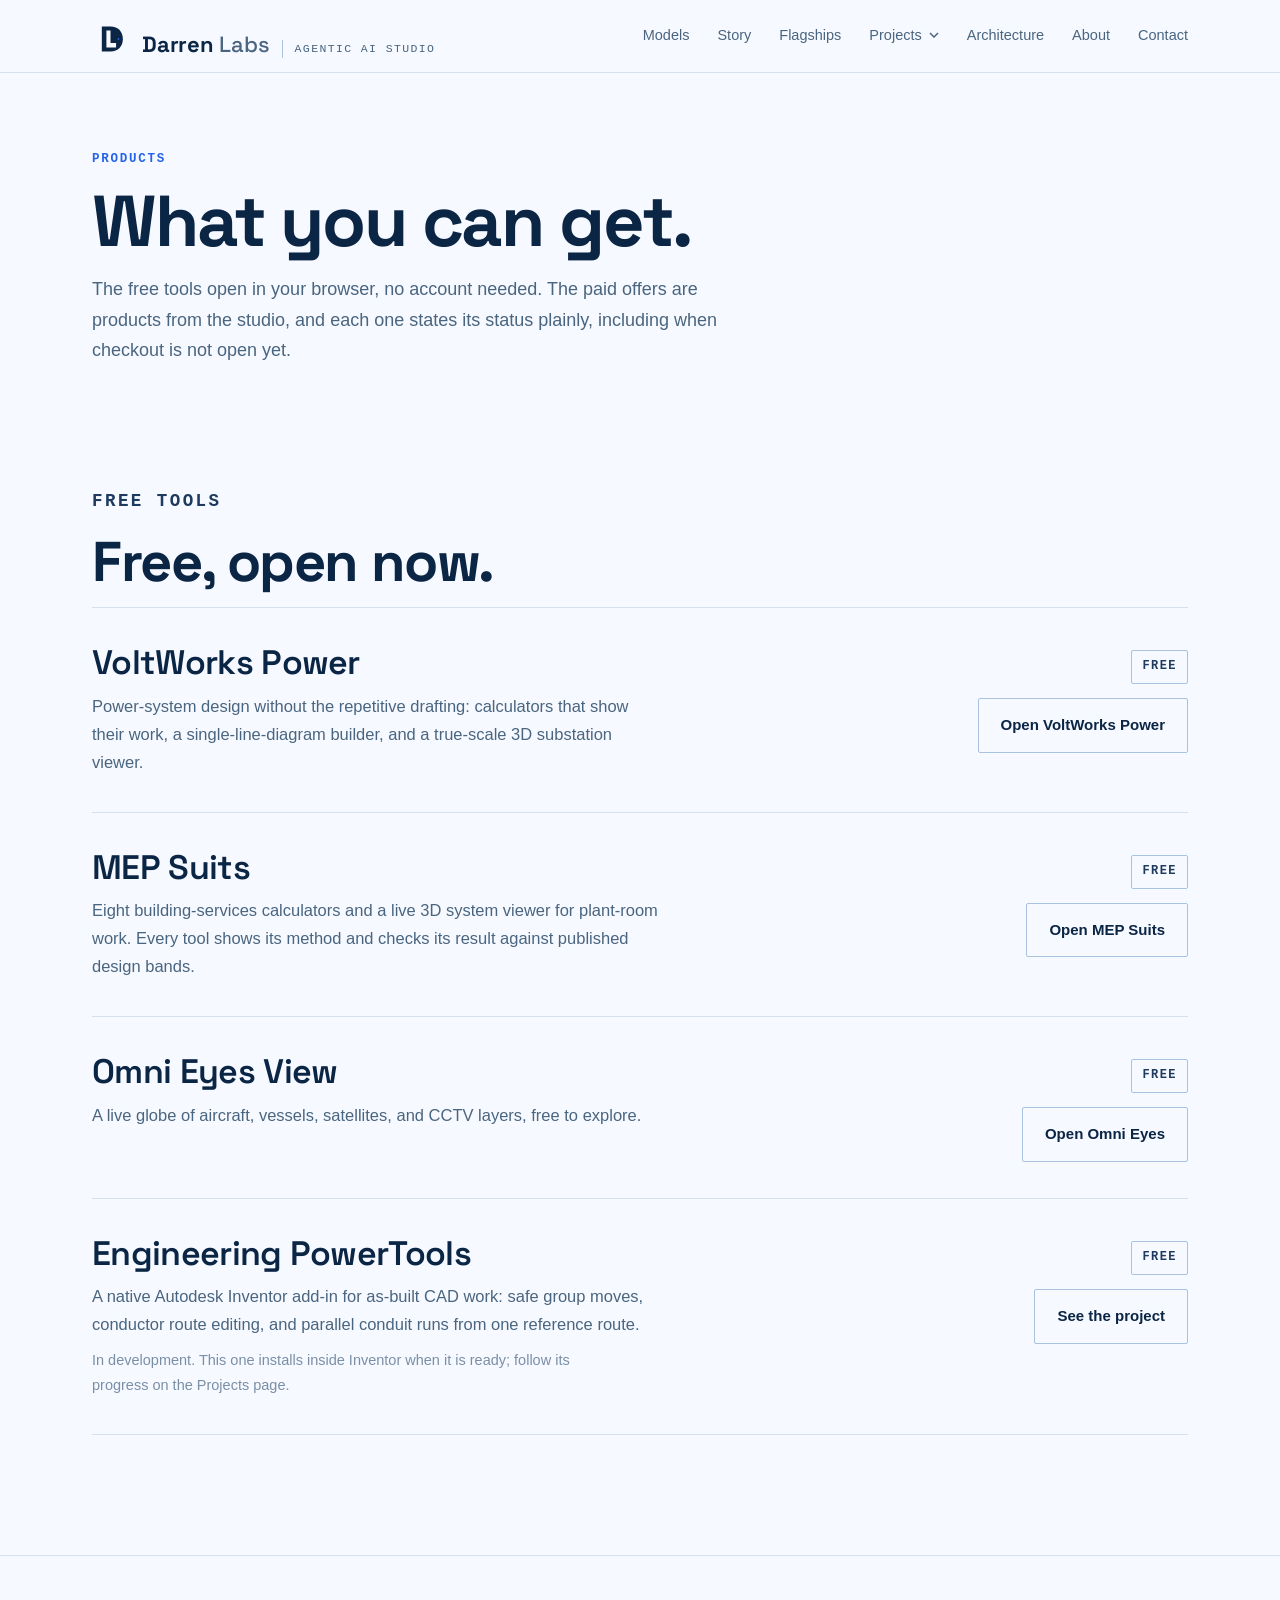
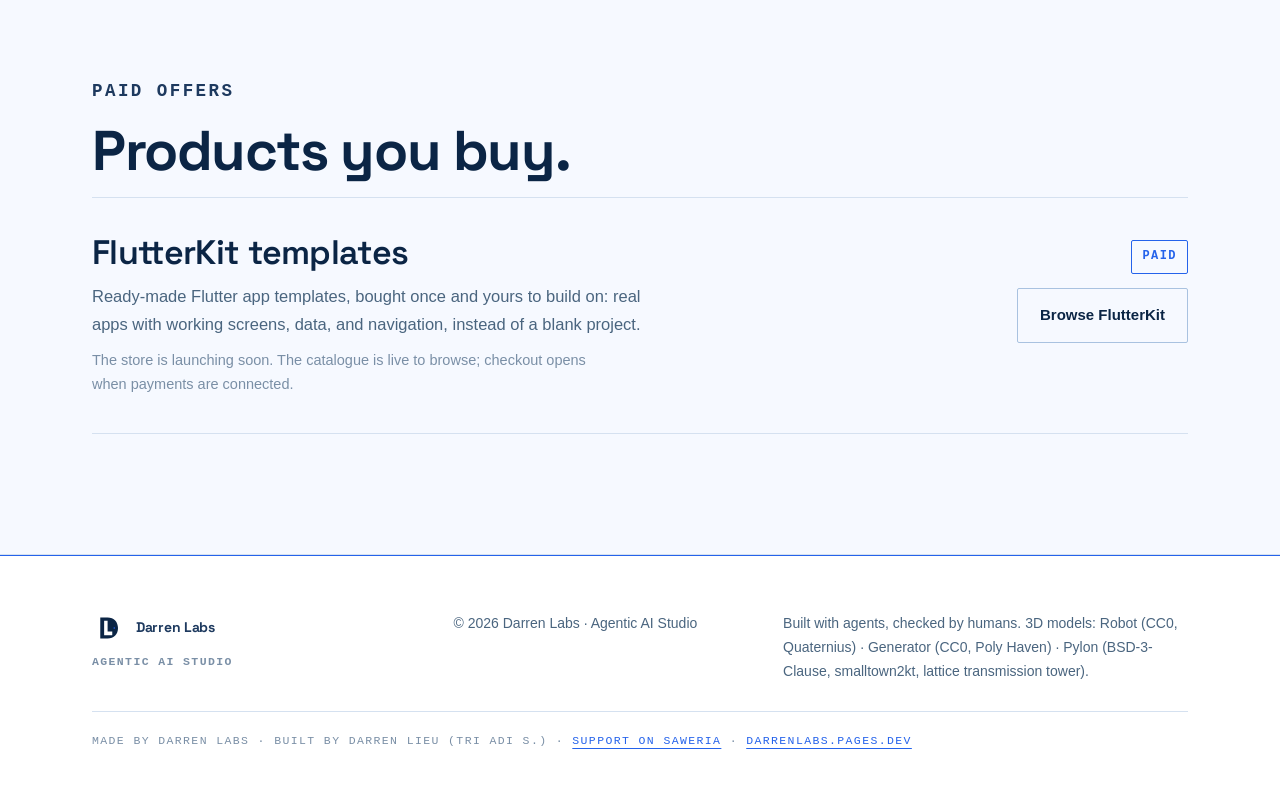
<file: products.html>
<!doctype html>
<html lang="en">
<head>
<meta charset="utf-8">
<meta name="viewport" content="width=device-width, initial-scale=1">
<title>Darren Labs: Products</title>
<meta name="description" content="The Darren Labs catalogue: free engineering tools you can open now (VoltWorks Power, MEP Suits, Omni Eyes) and paid offers (FlutterKit templates), with honest status on each.">
<meta name="color-scheme" content="light"/>
<link rel="icon" type="image/png" sizes="64x64" href="brand/favicon-64.png">
<link rel="preconnect" href="https://fonts.googleapis.com"/>
<link rel="preconnect" href="https://fonts.gstatic.com" crossorigin/>
<link rel="stylesheet" href="https://fonts.googleapis.com/css2?family=Space+Grotesk:wght@500;600;700&display=swap"/>
<link rel="stylesheet" href="styles.css">
</head>
<body class="theme-light">
<a class="skip" href="#main">Skip to content</a>
<header class="site-header">
  <div class="wrap header-inner">
    <a class="brand" href="index.html" aria-label="Darren Labs home">
      <span class="mark" aria-hidden="true"><img src="brand/logo-symbol-light.svg" alt="" width="38" height="38"></span>
      <span class="brand-text">Darren <span>Labs</span></span>
      <span class="brand-tag">Agentic AI Studio</span>
    </a>
    <button class="nav-toggle" type="button" aria-expanded="false" aria-controls="nav">Menu</button>
    <nav id="nav" class="nav" aria-label="Primary">
      <a href="models.html">Models</a>
      <a href="index.html#story">Story</a>
      <a href="index.html#flagships">Flagships</a>
      <div class="nav-dropdown">
        <button class="nav-drop-btn" type="button" aria-expanded="false" aria-haspopup="true">Projects <svg class="nav-caret" width="10" height="6" viewBox="0 0 10 6" aria-hidden="true" focusable="false"><path d="M1 1l4 4 4-4" fill="none" stroke="currentColor" stroke-width="1.5"/></svg></button>
        <div class="nav-menu">
          <a href="projects.html">All Projects<small>Every project, free and paid</small></a>
          <a href="products.html">Products<small>Free tools and paid offers</small></a>
        </div>
      </div>
      <a href="index.html#architecture">Architecture</a>
      <a href="index.html#about">About</a>
      <a href="index.html#contact">Contact</a>
    </nav>
  </div>
</header>

<main id="main">
  <section class="page-head">
    <div class="wrap">
      <p class="section-label">Products</p>
      <h1 class="page-title">What you can get.</h1>
      <p class="page-lead">The free tools open in your browser, no account needed. The paid offers are products from the studio, and each one states its status plainly, including when checkout is not open yet.</p>
    </div>
  </section>

  <section class="section">
    <div class="wrap">
      <p class="section-label">Free tools</p>
      <h2>Free, open now.</h2>
      <div class="offers offer-group">

        <article class="offer">
          <div>
            <h3>VoltWorks Power</h3>
            <p>Power-system design without the repetitive drafting: calculators that show their work, a single-line-diagram builder, and a true-scale 3D substation viewer.</p>
          </div>
          <div class="offer-side">
            <span class="price">Free</span>
            <a class="btn btn-ghost" href="https://voltworks-power.pages.dev/">Open VoltWorks Power</a>
          </div>
        </article>

        <article class="offer">
          <div>
            <h3>MEP Suits</h3>
            <p>Eight building-services calculators and a live 3D system viewer for plant-room work. Every tool shows its method and checks its result against published design bands.</p>
          </div>
          <div class="offer-side">
            <span class="price">Free</span>
            <a class="btn btn-ghost" href="https://mepsuits.pages.dev/">Open MEP Suits</a>
          </div>
        </article>

        <article class="offer">
          <div>
            <h3>Omni Eyes View</h3>
            <p>A live globe of aircraft, vessels, satellites, and CCTV layers, free to explore.</p>
          </div>
          <div class="offer-side">
            <span class="price">Free</span>
            <a class="btn btn-ghost" href="https://omnieyes.pages.dev/">Open Omni Eyes</a>
          </div>
        </article>

        <article class="offer">
          <div>
            <h3>Engineering PowerTools</h3>
            <p>A native Autodesk Inventor add-in for as-built CAD work: safe group moves, conductor route editing, and parallel conduit runs from one reference route.</p>
            <p class="offer-note">In development. This one installs inside Inventor when it is ready; follow its progress on the Projects page.</p>
          </div>
          <div class="offer-side">
            <span class="price">Free</span>
            <a class="btn btn-ghost" href="projects.html#engineering-powertools">See the project</a>
          </div>
        </article>

      </div>
    </div>
  </section>

  <section class="section">
    <div class="wrap">
      <p class="section-label">Paid offers</p>
      <h2>Products you buy.</h2>
      <div class="offers offer-group">

        <article class="offer">
          <div>
            <h3>FlutterKit templates</h3>
            <p>Ready-made Flutter app templates, bought once and yours to build on: real apps with working screens, data, and navigation, instead of a blank project.</p>
            <p class="offer-note">The store is launching soon. The catalogue is live to browse; checkout opens when payments are connected.</p>
          </div>
          <div class="offer-side">
            <span class="price price-paid">Paid</span>
            <a class="btn btn-ghost" href="https://flutterhubsaas.vercel.app">Browse FlutterKit</a>
          </div>
        </article>

      </div>
    </div>
  </section>
</main>

<footer class="site-footer">
  <div class="wrap footer-inner">
    <p class="footer-brand"><span class="mark mark-footer" aria-hidden="true"><img src="brand/logo-symbol-light.svg" alt="" width="32" height="32"></span><span class="footer-brand-text">Darren Labs</span><small>Agentic AI Studio</small></p>
    <p>&copy; 2026 Darren Labs &middot; Agentic AI Studio</p>
    <p>Built with agents, checked by humans. 3D models: Robot (CC0, Quaternius) &middot; Generator (CC0, Poly Haven) &middot; Pylon (BSD-3-Clause, smalltown2kt, lattice transmission tower).</p>
  </div>
  <div class="wrap">
    <p class="footer-credit">Made by Darren Labs &middot; Built by Darren Lieu (Tri Adi S.) &middot; <a href="https://saweria.co/darren111" target="_blank" rel="noopener">Support on Saweria</a> &middot; <a href="https://darrenlabs.pages.dev">darrenlabs.pages.dev</a></p>
  </div>
</footer>
<script src="script.js"></script>
</body>
</html>
</file>
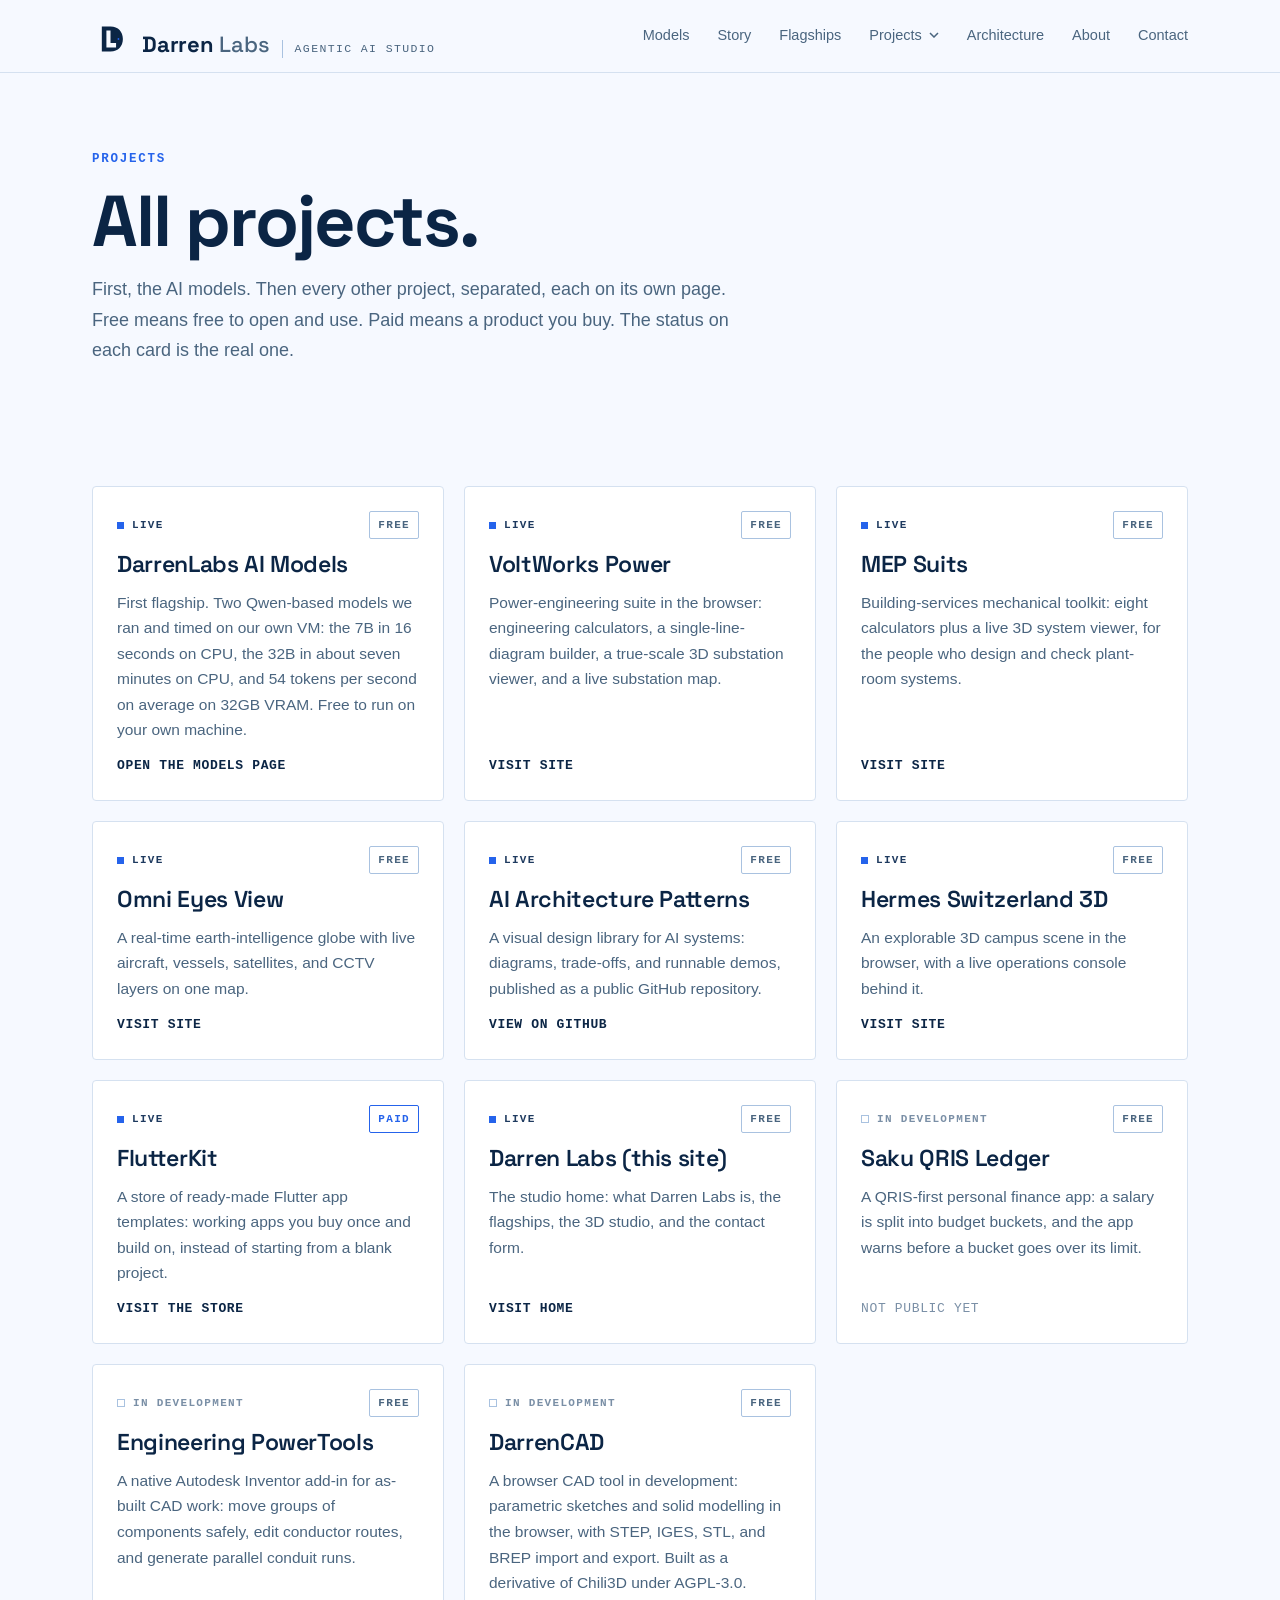
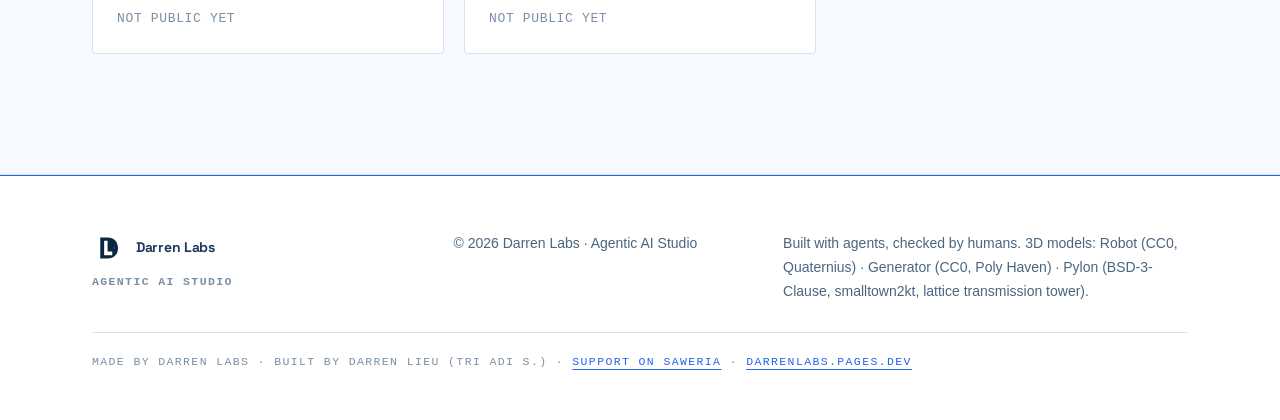
<file: projects.html>
<!doctype html>
<html lang="en">
<head>
<meta charset="utf-8">
<meta name="viewport" content="width=device-width, initial-scale=1">
<title>Darren Labs: Projects</title>
<meta name="description" content="Every Darren Labs project in one list: free tools and paid products, each marked with its real status. Flagships VoltWorks Power and MEP Suits, plus Omni Eyes, AI Architecture Patterns, FlutterKit, and more.">
<meta name="color-scheme" content="light"/>
<link rel="icon" type="image/png" sizes="64x64" href="brand/favicon-64.png">
<link rel="preconnect" href="https://fonts.googleapis.com"/>
<link rel="preconnect" href="https://fonts.gstatic.com" crossorigin/>
<link rel="stylesheet" href="https://fonts.googleapis.com/css2?family=Space+Grotesk:wght@500;600;700&display=swap"/>
<link rel="stylesheet" href="styles.css">
</head>
<body class="theme-light">
<a class="skip" href="#main">Skip to content</a>
<header class="site-header">
  <div class="wrap header-inner">
    <a class="brand" href="index.html" aria-label="Darren Labs home">
      <span class="mark" aria-hidden="true"><img src="brand/logo-symbol-light.svg" alt="" width="38" height="38"></span>
      <span class="brand-text">Darren <span>Labs</span></span>
      <span class="brand-tag">Agentic AI Studio</span>
    </a>
    <button class="nav-toggle" type="button" aria-expanded="false" aria-controls="nav">Menu</button>
    <nav id="nav" class="nav" aria-label="Primary">
      <a href="models.html">Models</a>
      <a href="index.html#story">Story</a>
      <a href="index.html#flagships">Flagships</a>
      <div class="nav-dropdown">
        <button class="nav-drop-btn" type="button" aria-expanded="false" aria-haspopup="true">Projects <svg class="nav-caret" width="10" height="6" viewBox="0 0 10 6" aria-hidden="true" focusable="false"><path d="M1 1l4 4 4-4" fill="none" stroke="currentColor" stroke-width="1.5"/></svg></button>
        <div class="nav-menu">
          <a href="projects.html">All Projects<small>Every project, free and paid</small></a>
          <a href="products.html">Products<small>Free tools and paid offers</small></a>
        </div>
      </div>
      <a href="index.html#architecture">Architecture</a>
      <a href="index.html#about">About</a>
      <a href="index.html#contact">Contact</a>
    </nav>
  </div>
</header>

<main id="main">
  <section class="page-head">
    <div class="wrap">
      <p class="section-label">Projects</p>
      <h1 class="page-title">All projects.</h1>
      <p class="page-lead">First, the AI models. Then every other project, separated, each on its own page. Free means free to open and use. Paid means a product you buy. The status on each card is the real one.</p>
    </div>
  </section>

  <section class="section">
    <div class="wrap">
      <div class="cards">
        <article class="pcard" id="darrenlabs-models">
          <div class="card-meta"><span class="status">Live</span><span class="chip">Free</span></div>
          <h3>DarrenLabs AI Models</h3>
          <p>First flagship. Two Qwen-based models we ran and timed on our own VM: the 7B in 16 seconds on CPU, the 32B in about seven minutes on CPU, and 54 tokens per second on average on 32GB VRAM. Free to run on your own machine.</p>
          <a class="card-link" href="models.html">Open the models page</a>
        </article>

        <article class="pcard" id="voltworks-power">
          <div class="card-meta"><span class="status">Live</span><span class="chip">Free</span></div>
          <h3>VoltWorks Power</h3>
          <p>Power-engineering suite in the browser: engineering calculators, a single-line-diagram builder, a true-scale 3D substation viewer, and a live substation map.</p>
          <a class="card-link" href="https://voltworks-power.pages.dev/">Visit site</a>
        </article>

        <article class="pcard" id="mep-suits">
          <div class="card-meta"><span class="status">Live</span><span class="chip">Free</span></div>
          <h3>MEP Suits</h3>
          <p>Building-services mechanical toolkit: eight calculators plus a live 3D system viewer, for the people who design and check plant-room systems.</p>
          <a class="card-link" href="https://mepsuits.pages.dev/">Visit site</a>
        </article>

        <article class="pcard" id="omni-eyes">
          <div class="card-meta"><span class="status">Live</span><span class="chip">Free</span></div>
          <h3>Omni Eyes View</h3>
          <p>A real-time earth-intelligence globe with live aircraft, vessels, satellites, and CCTV layers on one map.</p>
          <a class="card-link" href="https://omnieyes.pages.dev/">Visit site</a>
        </article>

        <article class="pcard" id="ai-architecture-patterns">
          <div class="card-meta"><span class="status">Live</span><span class="chip">Free</span></div>
          <h3>AI Architecture Patterns</h3>
          <p>A visual design library for AI systems: diagrams, trade-offs, and runnable demos, published as a public GitHub repository.</p>
          <a class="card-link" href="https://github.com/DarthSandD/ai-architecture-patterns">View on GitHub</a>
        </article>

        <article class="pcard" id="hermes-switzerland">
          <div class="card-meta"><span class="status">Live</span><span class="chip">Free</span></div>
          <h3>Hermes Switzerland 3D</h3>
          <p>An explorable 3D campus scene in the browser, with a live operations console behind it.</p>
          <a class="card-link" href="https://switzerland-backend.onrender.com/">Visit site</a>
        </article>

        <article class="pcard" id="flutterkit">
          <div class="card-meta"><span class="status">Live</span><span class="chip chip-paid">Paid</span></div>
          <h3>FlutterKit</h3>
          <p>A store of ready-made Flutter app templates: working apps you buy once and build on, instead of starting from a blank project.</p>
          <a class="card-link" href="https://flutterhubsaas.vercel.app">Visit the store</a>
        </article>

        <article class="pcard" id="darren-labs-site">
          <div class="card-meta"><span class="status">Live</span><span class="chip">Free</span></div>
          <h3>Darren Labs (this site)</h3>
          <p>The studio home: what Darren Labs is, the flagships, the 3D studio, and the contact form.</p>
          <a class="card-link" href="index.html">Visit home</a>
        </article>

        <article class="pcard" id="saku">
          <div class="card-meta"><span class="status status-dev">In development</span><span class="chip">Free</span></div>
          <h3>Saku QRIS Ledger</h3>
          <p>A QRIS-first personal finance app: a salary is split into budget buckets, and the app warns before a bucket goes over its limit.</p>
          <span class="card-nolink">Not public yet</span>
        </article>

        <article class="pcard" id="engineering-powertools">
          <div class="card-meta"><span class="status status-dev">In development</span><span class="chip">Free</span></div>
          <h3>Engineering PowerTools</h3>
          <p>A native Autodesk Inventor add-in for as-built CAD work: move groups of components safely, edit conductor routes, and generate parallel conduit runs.</p>
          <span class="card-nolink">Not public yet</span>
        </article>

        <article class="pcard" id="darrencad">
          <div class="card-meta"><span class="status status-dev">In development</span><span class="chip">Free</span></div>
          <h3>DarrenCAD</h3>
          <p>A browser CAD tool in development: parametric sketches and solid modelling in the browser, with STEP, IGES, STL, and BREP import and export. Built as a derivative of Chili3D under AGPL-3.0.</p>
          <span class="card-nolink">Not public yet</span>
        </article>

      </div>
    </div>
  </section>
</main>

<footer class="site-footer">
  <div class="wrap footer-inner">
    <p class="footer-brand"><span class="mark mark-footer" aria-hidden="true"><img src="brand/logo-symbol-light.svg" alt="" width="32" height="32"></span><span class="footer-brand-text">Darren Labs</span><small>Agentic AI Studio</small></p>
    <p>&copy; 2026 Darren Labs &middot; Agentic AI Studio</p>
    <p>Built with agents, checked by humans. 3D models: Robot (CC0, Quaternius) &middot; Generator (CC0, Poly Haven) &middot; Pylon (BSD-3-Clause, smalltown2kt, lattice transmission tower).</p>
  </div>
  <div class="wrap">
    <p class="footer-credit">Made by Darren Labs &middot; Built by Darren Lieu (Tri Adi S.) &middot; <a href="https://saweria.co/darren111" target="_blank" rel="noopener">Support on Saweria</a> &middot; <a href="https://darrenlabs.pages.dev">darrenlabs.pages.dev</a></p>
  </div>
</footer>
<script src="script.js"></script>
</body>
</html>
</file>
<file: styles.css>
/* Darren Labs — dark instrument panel.
   Design system (canonical tokens — Dembrandt tokens, evidence: this file).
   Palette: deep ink, warm off-white, ONE signal amber.
   Type: Space Grotesk (display grotesque) / system sans (body) / mono (data, labels).
   Psychology: innovation, focus, technical confidence — the page reads like a
   dark instrument panel for an AI lab. NO serif display anywhere.
   Motion: hover/focus transitions only — no scroll reveals, no bouncy effects. */
:root{
  --bg:#0E1013;
  --bg-2:#14171C;
  --surface:#181C22;
  --panel:#0B0D10;
  --text:#F2EFE9;
  --text-2:#D9D6CE;
  --muted:#A8A59C;
  --faint:#8A877E;
  --line:#262B33;
  --line-strong:#3A414A;
  --accent:#FFB224;
  --accent-soft:rgba(255,178,36,.12);
  --accent-ink:#16100A;
  --ok:#3AA66E;
  --radius:2px;
  --radius-card:4px;
  --max:1160px;
  --narrow:720px;
  --space-section:120px;
  --space-section-sm:72px;
  --font-display:"Space Grotesk",ui-sans-system,-apple-system,BlinkMacSystemFont,"Segoe UI",Roboto,Helvetica,Arial,sans-serif;
  --font-body:ui-sans-system,-apple-system,BlinkMacSystemFont,"Segoe UI",Roboto,Helvetica,Arial,sans-serif;
  --font-mono:ui-monospace,SFMono-Regular,Menlo,Consolas,"Liberation Mono",monospace;
  color-scheme:dark;
}
*{box-sizing:border-box}
html{scroll-behavior:smooth}
body{margin:0;background:var(--bg);color:var(--text);
  font-family:var(--font-body);
  line-height:1.65;-webkit-font-smoothing:antialiased;text-rendering:optimizeLegibility}
a{color:var(--text);text-decoration-thickness:1px;text-underline-offset:4px}
a:hover{color:var(--accent)}
::selection{background:var(--accent);color:var(--accent-ink)}
.wrap{max-width:var(--max);margin:0 auto;padding:0 32px}
.narrow{max-width:var(--narrow)}
.skip{position:absolute;left:-9999px;top:0;background:var(--accent);color:var(--accent-ink);padding:10px 14px;z-index:50}
.skip:focus{left:12px;top:12px}

/* Header — quiet instrument bezel, hairline, no shadow. */
.site-header{position:sticky;top:0;z-index:20;background:rgba(14,16,19,.92);backdrop-filter:blur(10px);border-bottom:1px solid var(--line)}
.header-inner{display:flex;align-items:center;justify-content:space-between;gap:16px;min-height:72px}
.brand{display:flex;align-items:baseline;gap:12px;text-decoration:none;color:var(--text)}
.mark{width:38px;height:38px;flex:0 0 38px;display:grid;place-items:center;transform:translateY(6px)}
.mark img{display:block;width:100%;height:100%}
.mark-footer{width:32px;height:32px;flex:0 0 32px;transform:none}
.brand-text{font-family:var(--font-display);font-weight:700;font-size:22px;letter-spacing:-.01em;line-height:1}
.brand-text span{font-weight:500;color:var(--muted)}
.brand-tag{font-family:var(--font-mono);font-size:11.5px;letter-spacing:.12em;color:var(--muted);border-left:1px solid var(--line-strong);padding-left:12px;text-transform:uppercase}
.nav{display:flex;gap:28px}
.nav a{color:var(--muted);text-decoration:none;font-size:14.5px;font-weight:500;padding:4px 0;border-bottom:1px solid transparent;transition:border-color .2s ease,color .2s ease}
.nav a:hover{color:var(--text);border-bottom-color:var(--accent)}
.nav-toggle{display:none;background:none;border:1px solid var(--line-strong);border-radius:2px;padding:8px 14px;font:inherit;font-size:14px;cursor:pointer;color:var(--text)}
.nav-toggle:hover{border-color:var(--accent)}

/* Hero — one focal point: the name, an amber signal rule, a standfirst. */
.hero{position:relative;overflow:hidden;padding:104px 0 80px;border-bottom:1px solid var(--line)}
.hero-drawing{position:absolute;inset:0;width:100%;height:100%;pointer-events:none}
.hero-single{position:relative;z-index:1;max-width:980px}
.hero-titleblock{position:absolute;right:32px;bottom:24px;z-index:1;display:flex;border:1px solid var(--line-strong);font-family:var(--font-mono);background:transparent}
.hero-titleblock-cell{padding:6px 10px 7px;border-right:1px solid var(--line-strong)}
.hero-titleblock-cell:last-child{border-right:none}
.hero-titleblock-key{display:block;font-size:9px;letter-spacing:.14em;color:var(--muted);text-transform:uppercase}
.hero-titleblock-value{display:block;margin-top:1px;font-size:11px;letter-spacing:.08em;color:var(--text)}
@media (max-width:900px){
  .hero-sld{opacity:0}
}
@media (max-width:700px){
  .hero-titleblock{display:none}
}
.eyebrow,.section-label{margin:0 0 20px;font-family:var(--font-mono);font-size:12.5px;font-weight:700;letter-spacing:.14em;color:var(--accent);text-transform:uppercase}
h1{margin:0 0 20px;font-family:var(--font-display);font-weight:700;font-size:clamp(64px,9vw,124px);line-height:.92;letter-spacing:-.03em}
.rule-accent{width:72px;height:2px;background:var(--accent);margin:0 0 28px}
.tagline{margin:0 0 16px;max-width:760px;font-family:var(--font-display);font-weight:600;font-size:clamp(24px,3vw,34px);line-height:1.3;color:var(--text)}
.hero-sub{max-width:620px;margin:0 0 32px;color:var(--muted);font-size:17.5px;line-height:1.7}
.hero-cta{margin:0 0 40px;display:flex;gap:12px;flex-wrap:wrap}
.btn{display:inline-block;text-decoration:none;font-size:15px;font-weight:600;padding:14px 22px;border-radius:var(--radius);transition:background .2s ease,color .2s ease,border-color .2s ease,transform .2s ease}
.btn-solid{background:var(--accent);color:var(--accent-ink);border:1px solid var(--accent)}
.btn-solid:hover{background:#FFBE4D;border-color:#FFBE4D;color:var(--accent-ink);transform:translateY(-1px)}
.btn-ghost{background:transparent;color:var(--text);border:1px solid var(--line-strong)}
.btn-ghost:hover{border-color:var(--accent);transform:translateY(-1px)}
.hero-note{margin:0;color:var(--muted);font-size:14px;font-family:var(--font-mono)}
/* Spec strip — a definition list, like a readout. */
.spec-strip{margin:48px 0 0;padding:20px 0 0;border-top:1px solid var(--line);display:grid;grid-template-columns:repeat(3,1fr);gap:24px}
.spec-strip div{margin:0}
.spec-strip dt{font-family:var(--font-mono);font-size:11.5px;letter-spacing:.1em;color:var(--faint);margin:0 0 6px;text-transform:uppercase}
.spec-strip dd{margin:0;font-size:15px;color:var(--text-2);line-height:1.5}

/* Sections — generous rhythm, hairline separation. */
.section{padding:var(--space-section) 0;border-bottom:1px solid var(--line)}
.section-label{margin-bottom:16px;letter-spacing:.14em}
h2{margin:0 0 16px;font-family:var(--font-display);font-weight:700;font-size:clamp(36px,4.5vw,56px);line-height:1.05;letter-spacing:-.025em}
.section-lead{max-width:640px;color:var(--muted);margin:0 0 40px;font-size:18px;line-height:1.7}

/* Story — the 3D scene as an instrument readout: dark panel, amber rules. */
.story-layout{display:grid;grid-template-columns:1.05fr .95fr;gap:56px;align-items:start}
.story-stage{position:sticky;top:96px}
.story-stage-inner{background:var(--surface);border:1px solid var(--line-strong);border-radius:var(--radius-card);padding:14px;overflow:hidden}
.plate-label{display:flex;justify-content:space-between;gap:16px;margin:2px 4px 10px;font-family:var(--font-mono);font-size:11.5px;letter-spacing:.08em;color:var(--muted);text-transform:uppercase}
.plate-label span:first-child{color:var(--accent)}
.viz-canvas{display:block;width:100%;height:auto;max-height:460px;border:1px solid var(--line);border-radius:2px;background:var(--panel);touch-action:none;cursor:grab}
.viz-canvas:active{cursor:grabbing}
.viz-canvas:focus-visible{outline:2px solid var(--accent);outline-offset:3px}
.viz-caption{margin:12px 4px 2px;color:var(--muted);font-size:13.5px;min-height:22px;font-family:var(--font-mono)}
.story-chapters{display:flex;flex-direction:column}
.story-chapter{padding:44px 0;border-top:1px solid var(--line);min-height:56vh;display:flex;flex-direction:column;justify-content:center;opacity:.4;transition:opacity .3s ease}
.story-chapter:first-child{border-top:none}
.story-chapter.active{opacity:1}
.chapter-num{margin:0 0 12px;color:var(--accent);font-family:var(--font-mono);font-size:12px;letter-spacing:.12em;font-weight:700;text-transform:uppercase}
.story-chapter h3{margin:0 0 12px;font-family:var(--font-display);font-weight:600;font-size:clamp(26px,3vw,36px);line-height:1.15;letter-spacing:-.02em}
.story-chapter p{margin:0 0 12px;color:var(--muted);font-size:16.5px;line-height:1.7}
.rule{color:var(--accent)!important;font-weight:600;font-size:15px;font-family:var(--font-mono);letter-spacing:.02em}
.points{list-style:none;margin:6px 0 0;padding:0;display:grid;gap:10px}
.points li{padding-left:24px;position:relative;color:var(--muted);font-size:15.5px;line-height:1.6}
.points li::before{content:"—";position:absolute;left:0;color:var(--accent);font-weight:700}
.points strong{color:var(--text)}

/* Flagships — an index of rows, NOT identical SaaS cards. One row per flagship. */
.flagships{display:flex;flex-direction:column;margin-top:40px;border-top:1px solid var(--line)}
.flag-card{display:grid;grid-template-columns:96px 1fr;gap:28px;background:transparent;border:none;border-bottom:1px solid var(--line);border-radius:0;padding:44px 0;box-shadow:none;transition:background .2s ease}
.flag-card:hover{background:var(--bg-2)}
.flag-index{margin:0;font-family:var(--font-mono);font-size:13px;letter-spacing:.08em;color:var(--accent);padding-top:8px}
.flag-card h3{margin:0 0 12px;font-family:var(--font-display);font-weight:600;font-size:clamp(28px,3.4vw,42px);line-height:1.1;letter-spacing:-.02em}
.flag-card p{margin:0 0 12px;color:var(--muted);font-size:17px;line-height:1.7;max-width:72ch}
.flag-card p:last-child{margin-bottom:0}
.flag-standards{color:var(--accent)!important;font-weight:600;font-size:14.5px;font-family:var(--font-mono);letter-spacing:.02em}
.flag-card-compact{grid-column:auto;padding:44px 0}
.flag-card-compact h3{font-size:clamp(28px,3.4vw,42px)}
.flag-card-compact p{font-size:17px}
.section p{font-size:17.5px;line-height:1.75;color:var(--text-2)}

/* Footer — the darkest anchor, with one amber signal rule on top. */
.site-footer{background:#08090B;color:var(--muted);padding:56px 0 48px;border-top:1px solid var(--accent)}
.footer-inner{display:flex;justify-content:space-between;gap:32px;flex-wrap:wrap;align-items:flex-start}
.footer-brand{margin:0;display:flex;align-items:center;flex-wrap:wrap;gap:8px 12px;font-family:var(--font-display);font-weight:700;font-size:30px;letter-spacing:-.02em;color:var(--text);line-height:1.1}
.footer-brand small{display:block;flex:0 0 100%;font-family:var(--font-mono);font-size:11.5px;letter-spacing:.12em;color:var(--faint);text-transform:uppercase}
.footer-inner p{margin:0;font-size:14px;line-height:1.7;color:var(--muted);max-width:52ch}
.footer-inner p:first-child{color:var(--text-2)}
.footer-credit{margin:28px 0 0;padding-top:20px;border-top:1px solid var(--line);font-family:var(--font-mono);font-size:11.5px;letter-spacing:.12em;text-transform:uppercase;color:var(--faint)}

@media (max-width:900px){
  .story-layout{grid-template-columns:1fr;gap:28px}
  .story-stage{position:sticky;top:72px;z-index:10}
  .story-chapter{min-height:auto;padding:32px 0}
  .flag-card{grid-template-columns:56px 1fr;gap:16px;padding:36px 0}
  .spec-strip{grid-template-columns:1fr;gap:16px}
  .section{padding:var(--space-section-sm) 0}
}
@media (max-width:820px){
  .nav-toggle{display:block}
  .nav{display:none;position:absolute;top:72px;left:0;right:0;background:var(--bg);border-bottom:1px solid var(--line);flex-direction:column;gap:0;padding:8px 32px 16px}
  .nav.open{display:flex}
  .nav a{padding:12px 0;border-bottom:1px solid var(--line);font-size:16px}
  .nav a:last-child{border-bottom:none}
  .brand-tag{display:none}
  .hero{padding:64px 0 56px}
  .viz-canvas{max-height:300px}
}
@media (max-width:480px){
  .wrap{padding:0 20px}
  .nav{padding:8px 20px 16px}
  h1{font-size:56px}
  .flag-card{grid-template-columns:1fr;gap:8px}
  .flag-index{padding-top:0}
  .hero-cta .btn{width:100%;text-align:center}
  .footer-inner{flex-direction:column}
}
@media (prefers-reduced-motion:reduce){
  html{scroll-behavior:auto}
  .story-chapter{opacity:1;min-height:auto}
  *,*::before,*::after{transition:none!important}
}

/* Contact form - same instrument-panel tokens: dark surface, hairline
   borders, mono labels, one amber signal. No gradients. */
.contact-form{margin-top:40px;background:var(--surface);border:1px solid var(--line-strong);border-radius:var(--radius-card);padding:32px}
.contact-form__row{display:grid;grid-template-columns:1fr 1fr;gap:20px}
.contact-form__field{margin:0 0 20px}
.contact-form__label{display:block;margin:0 0 8px;font-family:var(--font-mono);font-size:12px;font-weight:700;letter-spacing:.12em;color:var(--muted);text-transform:uppercase}
.contact-form__input,.contact-form__textarea{width:100%;background:var(--panel);border:1px solid var(--line-strong);border-radius:var(--radius);color:var(--text);font:inherit;font-size:16px;padding:12px 14px;transition:border-color .2s ease}
.contact-form__input::placeholder,.contact-form__textarea::placeholder{color:var(--faint)}
.contact-form__input:focus,.contact-form__textarea:focus{outline:none;border-color:var(--accent)}
.contact-form__textarea{min-height:140px;resize:vertical}
.contact-form__honey{position:absolute;left:-9999px;width:1px;height:1px;opacity:0}
.contact-form__feedback{margin:16px 0 0;min-height:24px;font-size:15px}
.contact-form__feedback--success{color:var(--ok);font-weight:600}
.contact-form__feedback--error{color:#E06C5B}
.contact-alt{margin-top:24px;color:var(--muted);font-size:14px;font-family:var(--font-mono)}
@media (max-width:640px){
  .contact-form{padding:24px 20px}
  .contact-form__row{grid-template-columns:1fr}
}

/* Projects dropdown: the nav grows one panel: surface fill, hairline
   border, quiet links. Opens on hover (desktop), on click, and by keyboard. */
.nav-dropdown{position:relative;display:flex;align-items:center}
.nav-drop-btn{background:none;border:none;border-bottom:1px solid transparent;cursor:pointer;color:var(--muted);font:inherit;font-size:14.5px;font-weight:500;padding:4px 0;display:inline-flex;align-items:center;gap:7px;transition:border-color .2s ease,color .2s ease}
.nav-drop-btn:hover{color:var(--text);border-bottom-color:var(--accent)}
.nav-drop-btn:focus-visible{outline:2px solid var(--accent);outline-offset:3px}
.nav-caret{flex:0 0 auto;transition:transform .2s ease}
.nav-dropdown.open .nav-caret{transform:rotate(180deg)}
.nav-menu{position:absolute;top:calc(100% + 14px);left:50%;transform:translateX(-50%);min-width:230px;background:var(--surface);border:1px solid var(--line-strong);border-radius:var(--radius-card);padding:8px;display:none;flex-direction:column;z-index:30}
.nav-menu a{display:block;padding:10px 12px;border-bottom:none;border-radius:2px;font-size:15px;font-weight:600;color:var(--text);text-decoration:none}
.nav-menu a small{display:block;margin-top:2px;font-size:12.5px;font-weight:400;color:var(--muted);line-height:1.45}
.nav-menu a:hover,.nav-menu a:focus-visible{background:var(--bg-2);color:var(--text)}
.nav-menu a:focus-visible{outline:2px solid var(--accent);outline-offset:-2px}
.nav-dropdown.open .nav-menu{display:flex}
@media (min-width:821px){
  .nav-dropdown:hover .nav-menu{display:flex}
  .nav-dropdown:hover .nav-caret{transform:rotate(180deg)}
}
@media (max-width:820px){
  .nav-dropdown{display:block}
  .nav-drop-btn{width:100%;justify-content:space-between;padding:12px 0;border-bottom:1px solid var(--line);font-size:16px}
  .nav-menu{position:static;transform:none;min-width:0;background:transparent;border:none;border-radius:0;padding:0 0 4px 16px}
  .nav-menu a{padding:11px 0;border-bottom:1px solid var(--line);font-size:15.5px}
  .nav-menu a:last-child{border-bottom:none}
}

/* Subpage head: the section header, tightened for a working page. */
.page-head{padding:76px 0 0}
.page-title{margin:0 0 18px;font-family:var(--font-display);font-weight:700;font-size:clamp(44px,6vw,72px);line-height:.98;letter-spacing:-.03em}
.page-lead{max-width:660px;color:var(--muted);margin:0;font-size:18px;line-height:1.7}

/* Project cards: one grid, every project. Surface panels, hairline
   borders, mono status line, amber reserved for the Paid chip. */
.cards{display:grid;grid-template-columns:repeat(3,1fr);gap:20px}
.pcard{background:var(--surface);border:1px solid var(--line);border-radius:var(--radius-card);padding:24px;display:flex;flex-direction:column;gap:12px;transition:border-color .2s ease}
.pcard:hover{border-color:var(--line-strong)}
.card-meta{display:flex;justify-content:space-between;align-items:center;gap:12px}
.status{display:inline-flex;align-items:center;gap:8px;font-family:var(--font-mono);font-size:11px;font-weight:700;letter-spacing:.12em;color:var(--text-2);text-transform:uppercase}
.status::before{content:"";width:7px;height:7px;background:var(--accent);flex:0 0 7px}
.status-dev{color:var(--faint)}
.status-dev::before{background:transparent;border:1px solid var(--line-strong);width:6px;height:6px;flex-basis:6px}
.chip{font-family:var(--font-mono);font-size:11px;font-weight:700;letter-spacing:.12em;color:var(--muted);text-transform:uppercase;border:1px solid var(--line-strong);border-radius:2px;padding:4px 8px}
.chip-paid{color:var(--accent);border-color:var(--accent)}
.pcard h3{margin:0;font-family:var(--font-display);font-weight:600;font-size:23px;line-height:1.15;letter-spacing:-.015em}
.pcard p{margin:0;color:var(--muted);font-size:15.5px;line-height:1.65;flex:1}
.card-link{font-family:var(--font-mono);font-size:13px;font-weight:700;letter-spacing:.05em;color:var(--text);text-decoration:none;text-transform:uppercase}
.card-link:hover{color:var(--accent)}
.card-link:focus-visible{outline:2px solid var(--accent);outline-offset:3px}
.card-nolink{font-family:var(--font-mono);font-size:13px;letter-spacing:.05em;color:var(--faint);text-transform:uppercase}

/* Product offers: rows like the flagships, price stated in mono. */
.offer-group{margin-top:8px}
.offers{display:flex;flex-direction:column;border-top:1px solid var(--line)}
.offer{display:grid;grid-template-columns:1fr auto;gap:16px 40px;padding:36px 0;border-bottom:1px solid var(--line);align-items:start}
.offer h3{margin:0 0 10px;font-family:var(--font-display);font-weight:600;font-size:clamp(24px,2.8vw,34px);line-height:1.1;letter-spacing:-.02em}
.offer p{margin:0;color:var(--muted);font-size:16.5px;line-height:1.7;max-width:62ch}
.offer .offer-note{margin-top:10px;font-size:14.5px;color:var(--faint)}
.offer-side{display:flex;flex-direction:column;align-items:flex-end;gap:14px;padding-top:6px}
.price{font-family:var(--font-mono);font-size:12px;font-weight:700;letter-spacing:.12em;color:var(--text-2);text-transform:uppercase;border:1px solid var(--line-strong);border-radius:2px;padding:6px 10px;white-space:nowrap}
.price-paid{color:var(--accent);border-color:var(--accent)}
.band-cta{margin:32px 0 0;display:flex;gap:12px;flex-wrap:wrap}

@media (max-width:900px){
  .cards{grid-template-columns:repeat(2,1fr)}
  .offer{grid-template-columns:1fr}
  .offer-side{flex-direction:row;align-items:center;padding-top:0}
}
@media (max-width:560px){
  .cards{grid-template-columns:1fr}
  .page-head{padding:52px 0 0}
}

/* Models flagship: big-lab layout, Darren tokens only. Dark ink, warm
   off-white, ONE signal amber, hairlines. No gradients, no new colours.
   Amber is used only as a signal: first flagship, live status, key numbers. */
.model-hero{position:relative;overflow:hidden;padding:104px 0 80px;border-bottom:1px solid var(--line)}
.model-title{margin:0 0 20px;font-family:var(--font-display);font-weight:700;font-size:clamp(64px,9vw,124px);line-height:.92;letter-spacing:-.03em}
.model-honest{background:var(--bg-2)}
.model-bases{display:flex;flex-wrap:wrap;gap:12px 24px;margin:28px 0 0;padding-top:20px;border-top:1px solid var(--line)}
.model-bases span{font-family:var(--font-mono);font-size:13px;letter-spacing:.04em;color:var(--text-2)}
.model-grid{display:grid;grid-template-columns:1fr 1fr;gap:20px;margin-top:40px}
.model-card{background:var(--surface);border:1px solid var(--line);border-top:2px solid var(--accent);border-radius:var(--radius-card);padding:36px;display:flex;flex-direction:column;gap:12px}
.model-card-large{background:var(--bg-2)}
.model-size{margin:0;font-family:var(--font-display);font-weight:700;font-size:clamp(56px,6vw,88px);line-height:1;letter-spacing:-.03em;color:var(--text)}
.model-card h3{margin:0;font-family:var(--font-display);font-weight:600;font-size:clamp(26px,3vw,36px);line-height:1.15;letter-spacing:-.02em}
.model-card p{margin:0;color:var(--muted);font-size:16.5px;line-height:1.7}
.model-stats{margin:20px 0 0;padding-top:20px;border-top:1px solid var(--line);display:grid;grid-template-columns:1fr 1fr;gap:16px}
.model-stats dt{font-family:var(--font-mono);font-size:11.5px;letter-spacing:.1em;color:var(--faint);text-transform:uppercase;margin:0 0 4px}
.model-stats dd{margin:0;font-family:var(--font-mono);font-size:15px;color:var(--accent);font-weight:700}
.model-quote{margin:20px 0 0;padding:20px;border-left:2px solid var(--accent);background:var(--panel);color:var(--text-2)!important;font-size:15.5px!important;line-height:1.7!important;font-style:normal}
.model-good{margin-top:auto!important;color:var(--text-2)!important}
.model-code{background:var(--panel);border:1px solid var(--line-strong);border-radius:var(--radius-card);padding:24px;overflow:auto;font-family:var(--font-mono);font-size:14px;line-height:1.7;color:var(--text-2);margin:32px 0}
.model-code code{font:inherit}
.model-panel{background:var(--surface);border:1px solid var(--line);border-radius:var(--radius-card);padding:28px}
.model-panel h3{margin:0 0 16px;font-family:var(--font-display);font-weight:600;font-size:24px}
.model-next{margin:24px 0 0;padding:0;list-style:none;display:grid;gap:20px}
.model-next li{padding:20px 0;border-top:1px solid var(--line);color:var(--muted);font-size:16.5px;line-height:1.7}
.model-next strong{color:var(--text)}
.flag-card-first{border-top:2px solid var(--accent);background:var(--bg-2)}
@media (max-width:900px){
  .model-grid{grid-template-columns:1fr}
  .model-hero{padding:64px 0 56px}
}

/* Light and blue theme, Darren's correction 2026-10-24. Light background,
   deep blue ink, ONE blue accent. No dark charcoal, no amber. */
body.theme-light{
  --bg:#F6F9FF; --bg-2:#FFFFFF; --surface:#FFFFFF; --panel:#EAF1FB;
  --text:#0B2545; --text-2:#1E3A5F; --muted:#4A657F; --faint:#7A8FA6;
  --line:#D5E1F0; --line-strong:#A9C2E0;
  --accent:#2563EB; --accent-soft:rgba(37,99,235,.08); --accent-ink:#FFFFFF;
  --ok:#15803D;
  color-scheme:light;
}
body.theme-light .site-header{background:rgba(246,249,255,.92)}
body.theme-light .site-footer{background:#FFFFFF;color:var(--muted);border-top:1px solid var(--accent)}
body.theme-light .site-footer a{color:var(--accent)}
body.theme-light .btn-solid:hover{background:#1D4ED8;border-color:#1D4ED8;color:#FFFFFF}
body.theme-light #hero-grid path{stroke:#D5E1F0}
body.theme-light .hero-sld{stroke:#8AA8CC}
body.theme-light .hero-sld line[stroke="#D9D6CE"], body.theme-light .hero-sld circle[stroke="#D9D6CE"], body.theme-light .hero-sld rect[stroke="#D9D6CE"]{stroke:#2563EB}
body.theme-light .hero-sld rect[fill="#0E1013"]{fill:#FFFFFF}
body.theme-light .hero-sld circle[fill="#FFB224"]{fill:#2563EB}
body.theme-light .hero-titleblock{color:var(--muted)}
body.theme-light .model-hero{background:linear-gradient(180deg,#EAF1FB 0%,#F6F9FF 100%)}
body.theme-light .model-card-large{background:#EAF1FB}
body.theme-light .flag-card-first{background:#EAF1FB}
.model-diagram{width:100%;height:auto;margin:32px 0 8px;background:#FFFFFF;border:1px solid var(--line);border-radius:var(--radius-card);padding:12px}
.model-diagram-note{color:var(--muted);font-size:15.5px;line-height:1.7}
</file>
